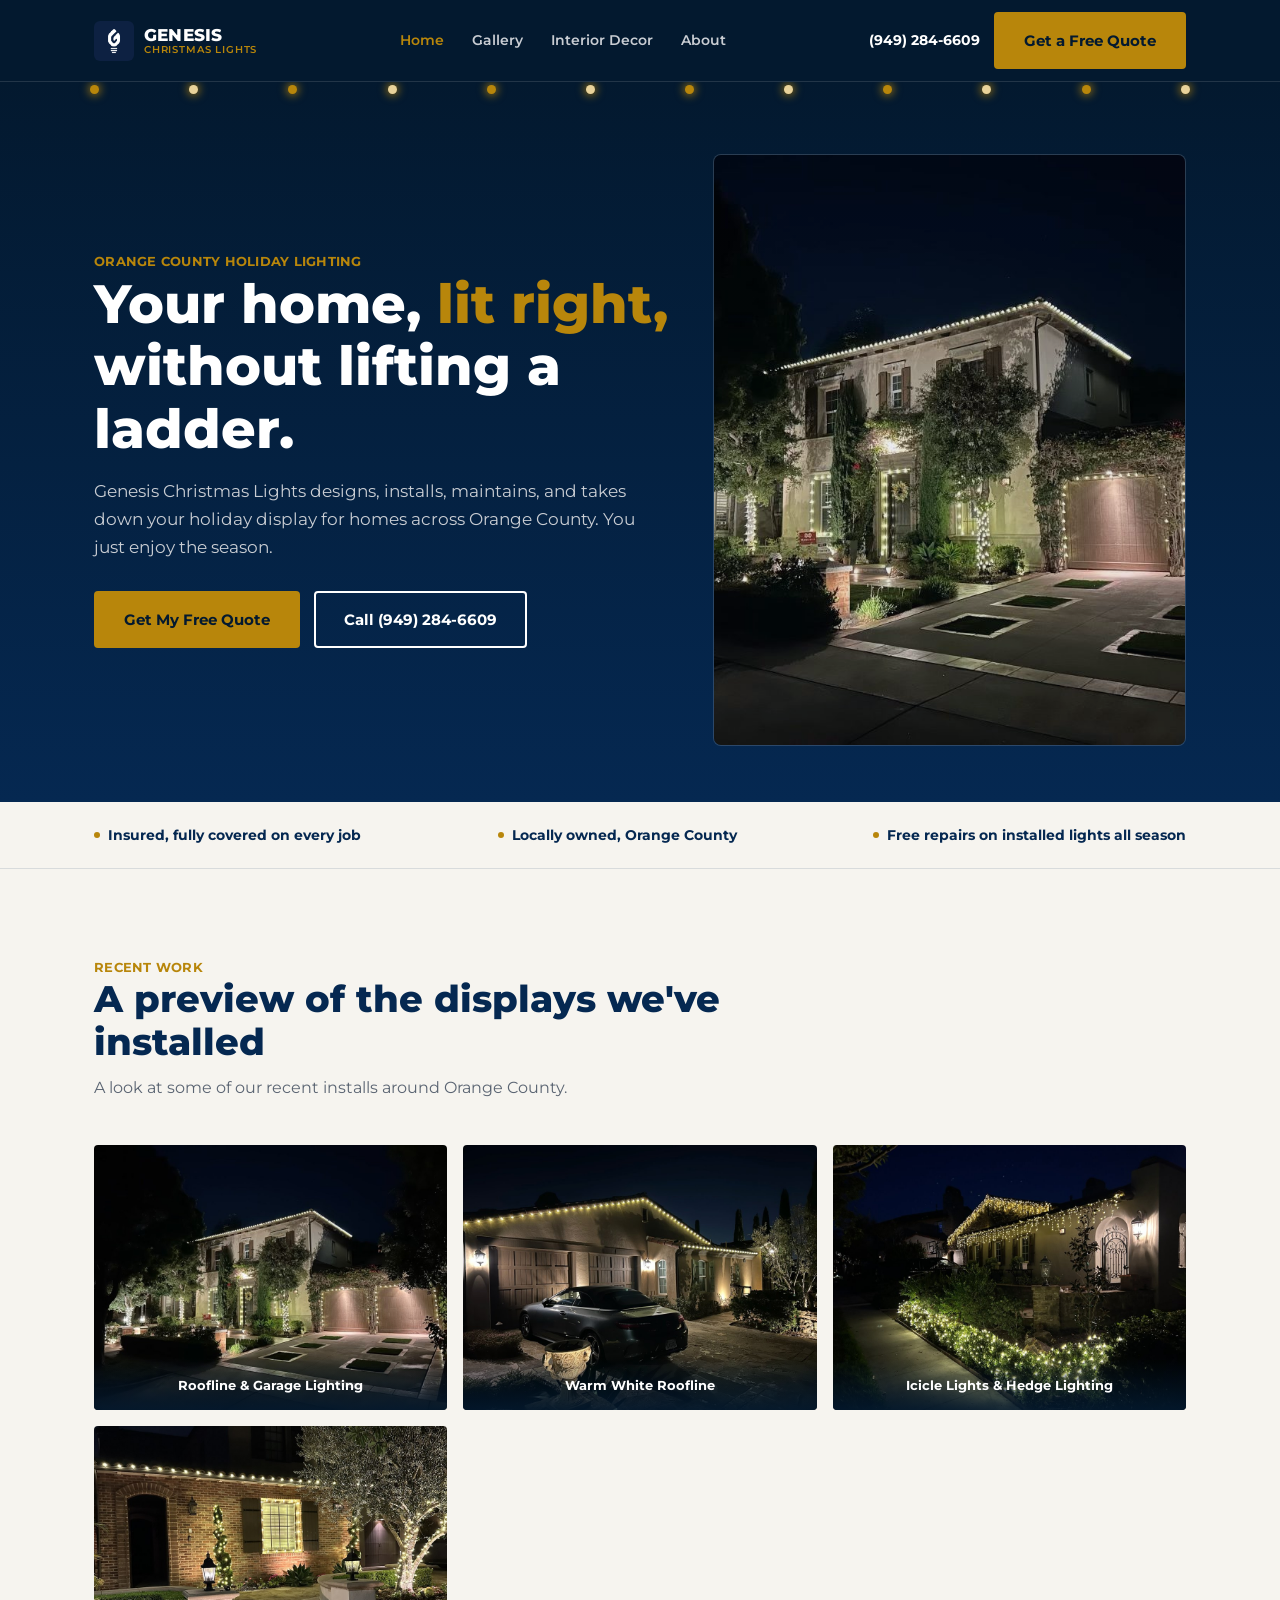
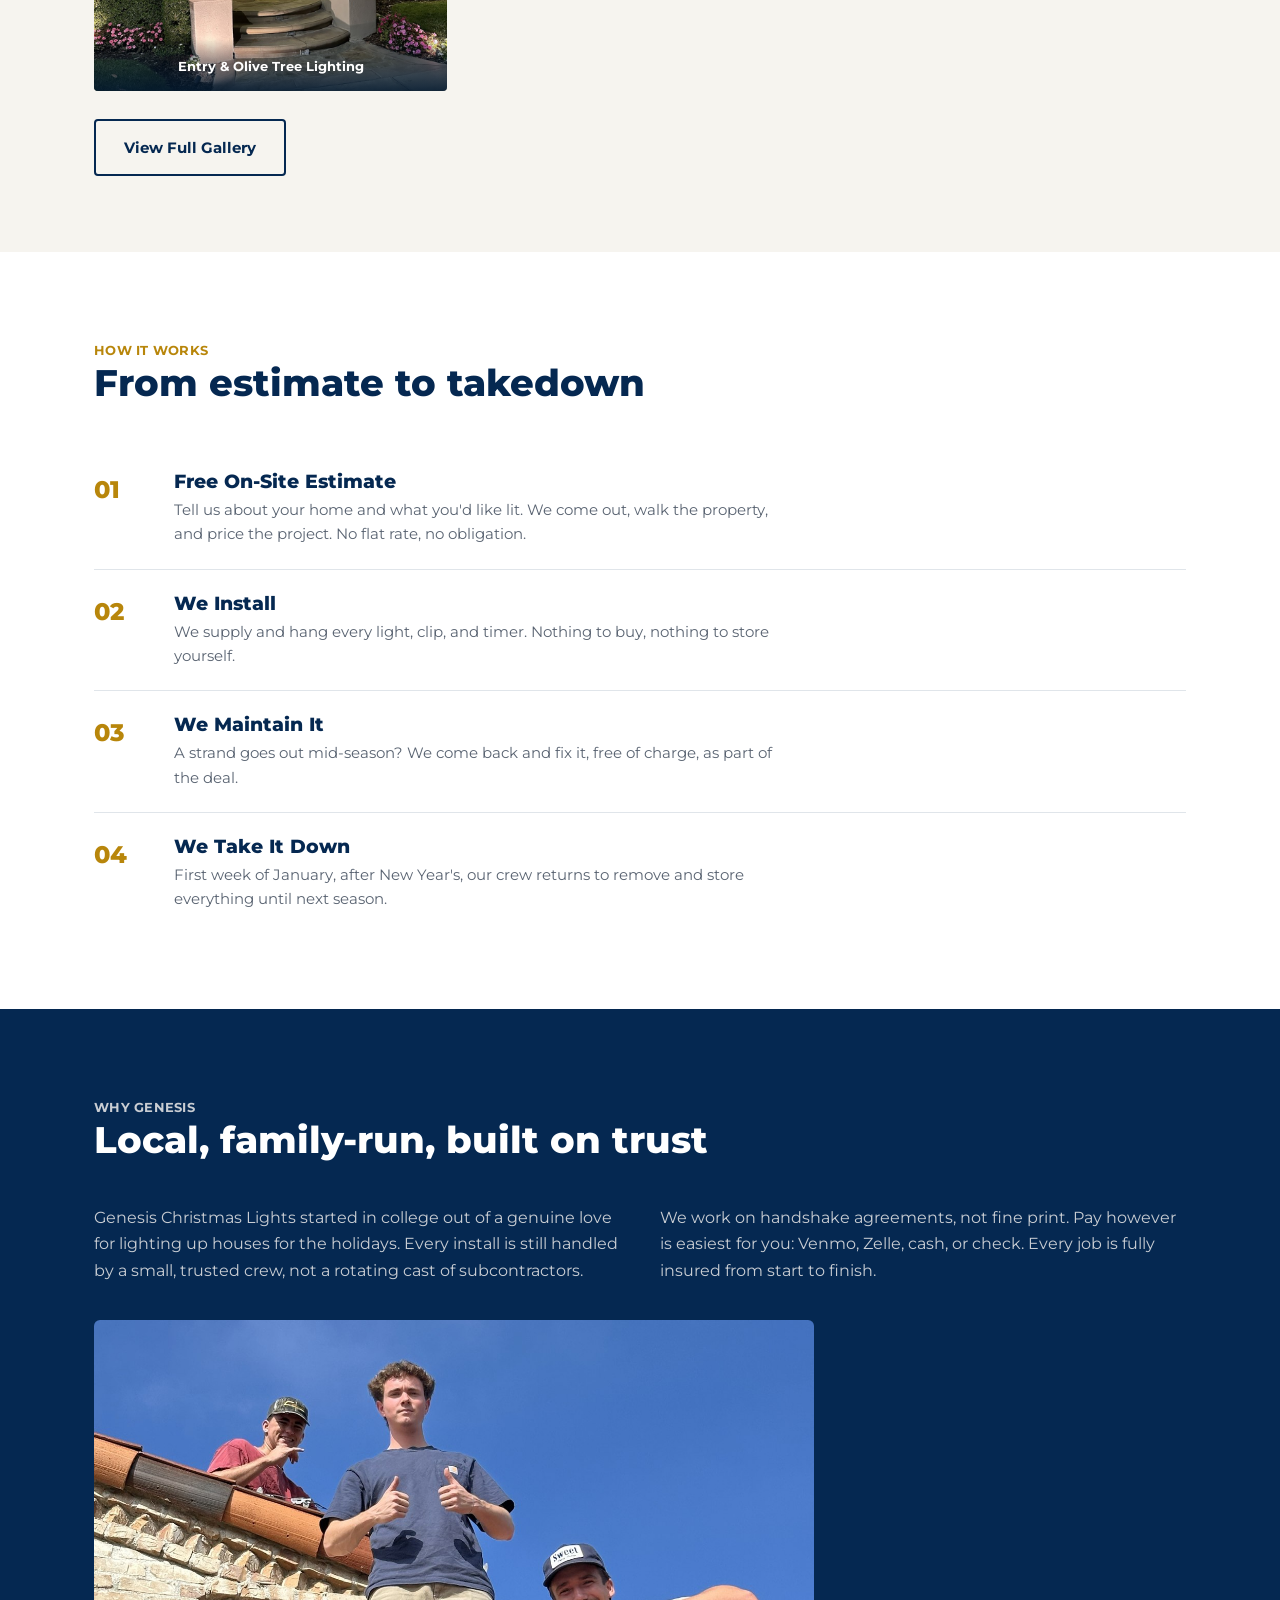
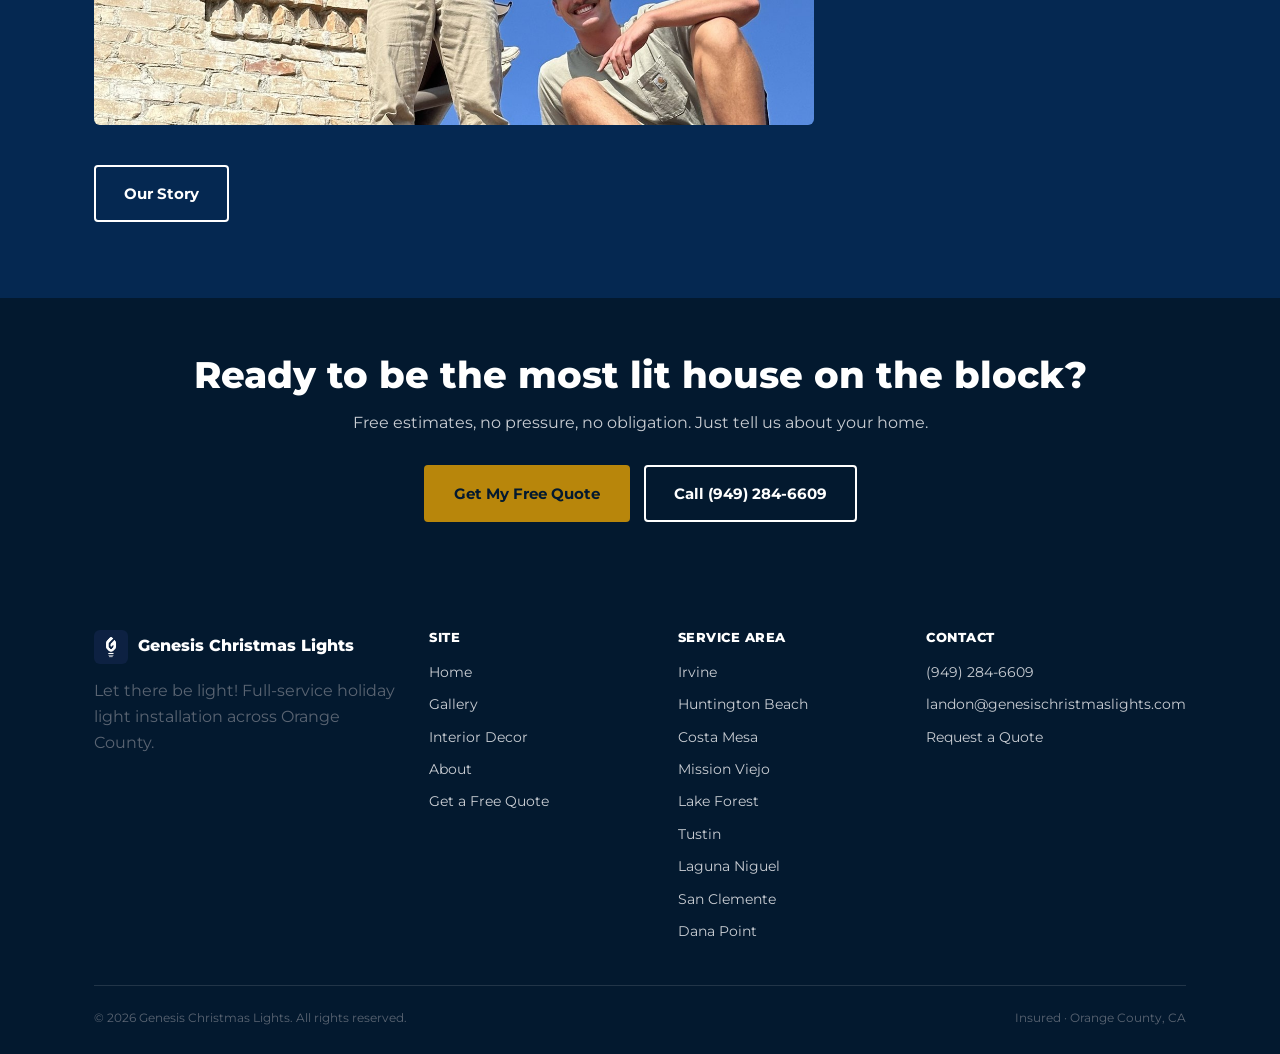
<file: index.html>
<!DOCTYPE html>
<html lang="en">
<head>
<meta charset="UTF-8">
<meta name="viewport" content="width=device-width, initial-scale=1.0">
<title>Genesis Christmas Lights | Orange County Holiday Light Installation</title>
<meta name="description" content="Professional holiday light installation across Orange County. Free estimates, full-service install through takedown, insured.">
<link rel="stylesheet" href="assets/style.css?v=2">
</head>
<body>

<header class="site-header">
  <div class="nav-row">
    <a class="brand" href="index.html">
      <img src="assets/logo.jpg" alt="Genesis Christmas Lights logo">
      <span class="brand-name">GENESIS<span>CHRISTMAS LIGHTS</span></span>
    </a>
    <nav class="nav-links">
      <a href="index.html" class="active">Home</a>
      <a href="gallery.html">Gallery</a>
      <a href="interior.html">Interior Decor</a>
      <a href="about.html">About</a>
    </nav>
    <div class="nav-cta">
      <a class="phone-link" href="tel:19492846609">(949) 284-6609</a>
      <a class="btn btn-gold" href="quote.html">Get a Free Quote</a>
      <button class="nav-toggle" aria-label="Menu">&#9776;</button>
    </div>
  </div>
  <div class="mobile-menu">
    <a href="index.html">Home</a>
    <a href="gallery.html">Gallery</a>
    <a href="interior.html">Interior Decor</a>
    <a href="about.html">About</a>
    <a href="tel:19492846609">Call (949) 284-6609</a>
  </div>
</header>

<section class="hero">
  <div class="hero-lights">
    <span></span><span></span><span></span><span></span><span></span><span></span>
    <span></span><span></span><span></span><span></span><span></span><span></span>
  </div>
  <div class="hero-inner">
    <div>
      <p class="eyebrow">ORANGE COUNTY HOLIDAY LIGHTING</p>
      <h1>Your home, <em>lit right,</em> without lifting a ladder.</h1>
      <p class="lead">Genesis Christmas Lights designs, installs, maintains, and takes down your holiday display for homes across Orange County. You just enjoy the season.</p>
      <div class="hero-actions">
        <a class="btn btn-gold" href="quote.html">Get My Free Quote</a>
        <a class="btn btn-outline" href="tel:19492846609">Call (949) 284-6609</a>
      </div>
    </div>
    <div class="hero-visual" style="border-radius:8px; aspect-ratio:4/5; overflow:hidden;">
      <img src="assets/photos/hero-house.jpg" alt="Two-story home with roofline and garage holiday lighting" style="width:100%; height:100%; object-fit:cover; display:block;">
    </div>
  </div>
</section>

<div class="trust-bar">
  <div class="wrap trust-row">
    <div><span class="dot"></span> Insured, fully covered on every job</div>
    <div><span class="dot"></span> Locally owned, Orange County</div>
    <div><span class="dot"></span> Free repairs on installed lights all season</div>
  </div>
</div>

<section class="section section-cream">
  <div class="wrap">
    <div class="section-head">
      <p class="eyebrow">RECENT WORK</p>
      <h2>A preview of the displays we've installed</h2>
      <p>A look at some of our recent installs around Orange County.</p>
    </div>
    <div class="gallery-grid">
      <div class="gallery-tile has-photo">
        <img src="assets/photos/house-roofline-garage.jpg" alt="Roofline and garage lighting on a two-story home">
        <div class="tile-caption"><span>Roofline &amp; Garage Lighting</span></div>
      </div>
      <div class="gallery-tile has-photo">
        <img src="assets/photos/house-driveway-warm.jpg" alt="Warm white roofline lighting over a driveway">
        <div class="tile-caption"><span>Warm White Roofline</span></div>
      </div>
      <div class="gallery-tile has-photo">
        <img src="assets/photos/house-icicle-hedge.jpg" alt="Icicle lights and lit hedges along a walkway">
        <div class="tile-caption"><span>Icicle Lights &amp; Hedge Lighting</span></div>
      </div>
      <div class="gallery-tile has-photo">
        <img src="assets/photos/house-olive-entry.jpg" alt="Brick home entry with lit topiaries and olive tree">
        <div class="tile-caption"><span>Entry &amp; Olive Tree Lighting</span></div>
      </div>
    </div>
    <div style="margin-top:28px;">
      <a class="btn btn-outline-navy" href="gallery.html">View Full Gallery</a>
    </div>
  </div>
</section>

<section class="section">
  <div class="wrap">
    <div class="section-head">
      <p class="eyebrow">HOW IT WORKS</p>
      <h2>From estimate to takedown</h2>
    </div>
    <div class="steps">
      <div class="step">
        <div class="step-num">01</div>
        <div><h3>Free On-Site Estimate</h3><p>Tell us about your home and what you'd like lit. We come out, walk the property, and price the project. No flat rate, no obligation.</p></div>
      </div>
      <div class="step">
        <div class="step-num">02</div>
        <div><h3>We Install</h3><p>We supply and hang every light, clip, and timer. Nothing to buy, nothing to store yourself.</p></div>
      </div>
      <div class="step">
        <div class="step-num">03</div>
        <div><h3>We Maintain It</h3><p>A strand goes out mid-season? We come back and fix it, free of charge, as part of the deal.</p></div>
      </div>
      <div class="step">
        <div class="step-num">04</div>
        <div><h3>We Take It Down</h3><p>First week of January, after New Year's, our crew returns to remove and store everything until next season.</p></div>
      </div>
    </div>
  </div>
</section>

<section class="section section-navy">
  <div class="wrap">
    <div class="section-head">
      <p class="eyebrow">WHY GENESIS</p>
      <h2>Local, family-run, built on trust</h2>
    </div>
    <div class="grid-2">
      <div>
        <p>Genesis Christmas Lights started in college out of a genuine love for lighting up houses for the holidays. Every install is still handled by a small, trusted crew, not a rotating cast of subcontractors.</p>
      </div>
      <div>
        <p>We work on handshake agreements, not fine print. Pay however is easiest for you: Venmo, Zelle, cash, or check. Every job is fully insured from start to finish.</p>
      </div>
    </div>
    <div class="crew-photo" style="margin-top:36px; max-width:720px;">
      <img src="assets/photos/crew-roof.jpg" alt="The Genesis Christmas Lights crew on a rooftop installing lights">
    </div>
    <div style="margin-top:28px;">
      <a class="btn btn-outline" href="about.html">Our Story</a>
    </div>
  </div>
</section>

<section class="cta-band">
  <div class="wrap">
    <h2>Ready to be the most lit house on the block?</h2>
    <p>Free estimates, no pressure, no obligation. Just tell us about your home.</p>
    <div class="hero-actions">
      <a class="btn btn-gold" href="quote.html">Get My Free Quote</a>
      <a class="btn btn-outline" href="tel:19492846609">Call (949) 284-6609</a>
    </div>
  </div>
</section>

<footer class="site-footer">
  <div class="wrap">
    <div class="footer-grid">
      <div>
        <div class="footer-brand">
          <img src="assets/logo.jpg" alt="Genesis Christmas Lights logo">
          <span>Genesis Christmas Lights</span>
        </div>
        <p style="max-width:34ch;">Let there be light! Full-service holiday light installation across Orange County.</p>
      </div>
      <div>
        <h4>SITE</h4>
        <a href="index.html">Home</a>
        <a href="gallery.html">Gallery</a>
        <a href="interior.html">Interior Decor</a>
        <a href="about.html">About</a>
        <a href="quote.html">Get a Free Quote</a>
      </div>
      <div>
        <h4>SERVICE AREA</h4>
        <li>Irvine</li>
        <li>Huntington Beach</li>
        <li>Costa Mesa</li>
        <li>Mission Viejo</li>
        <li>Lake Forest</li>
        <li>Tustin</li>
        <li>Laguna Niguel</li>
        <li>San Clemente</li>
        <li>Dana Point</li>
      </div>
      <div>
        <h4>CONTACT</h4>
        <a href="tel:19492846609">(949) 284-6609</a>
        <a href="mailto:landon@genesischristmaslights.com">landon@genesischristmaslights.com</a>
        <a href="quote.html">Request a Quote</a>
      </div>
    </div>
    <div class="footer-bottom">
      <span>&copy; 2026 Genesis Christmas Lights. All rights reserved.</span>
      <span>Insured &middot; Orange County, CA</span>
    </div>
  </div>
</footer>

<div class="mobile-cta-bar">
  <a class="btn btn-outline" href="tel:19492846609">Call</a>
  <a class="btn btn-gold" href="quote.html">Get a Free Quote</a>
</div>

<script src="assets/main.js"></script>
</body>
</html>
</file>
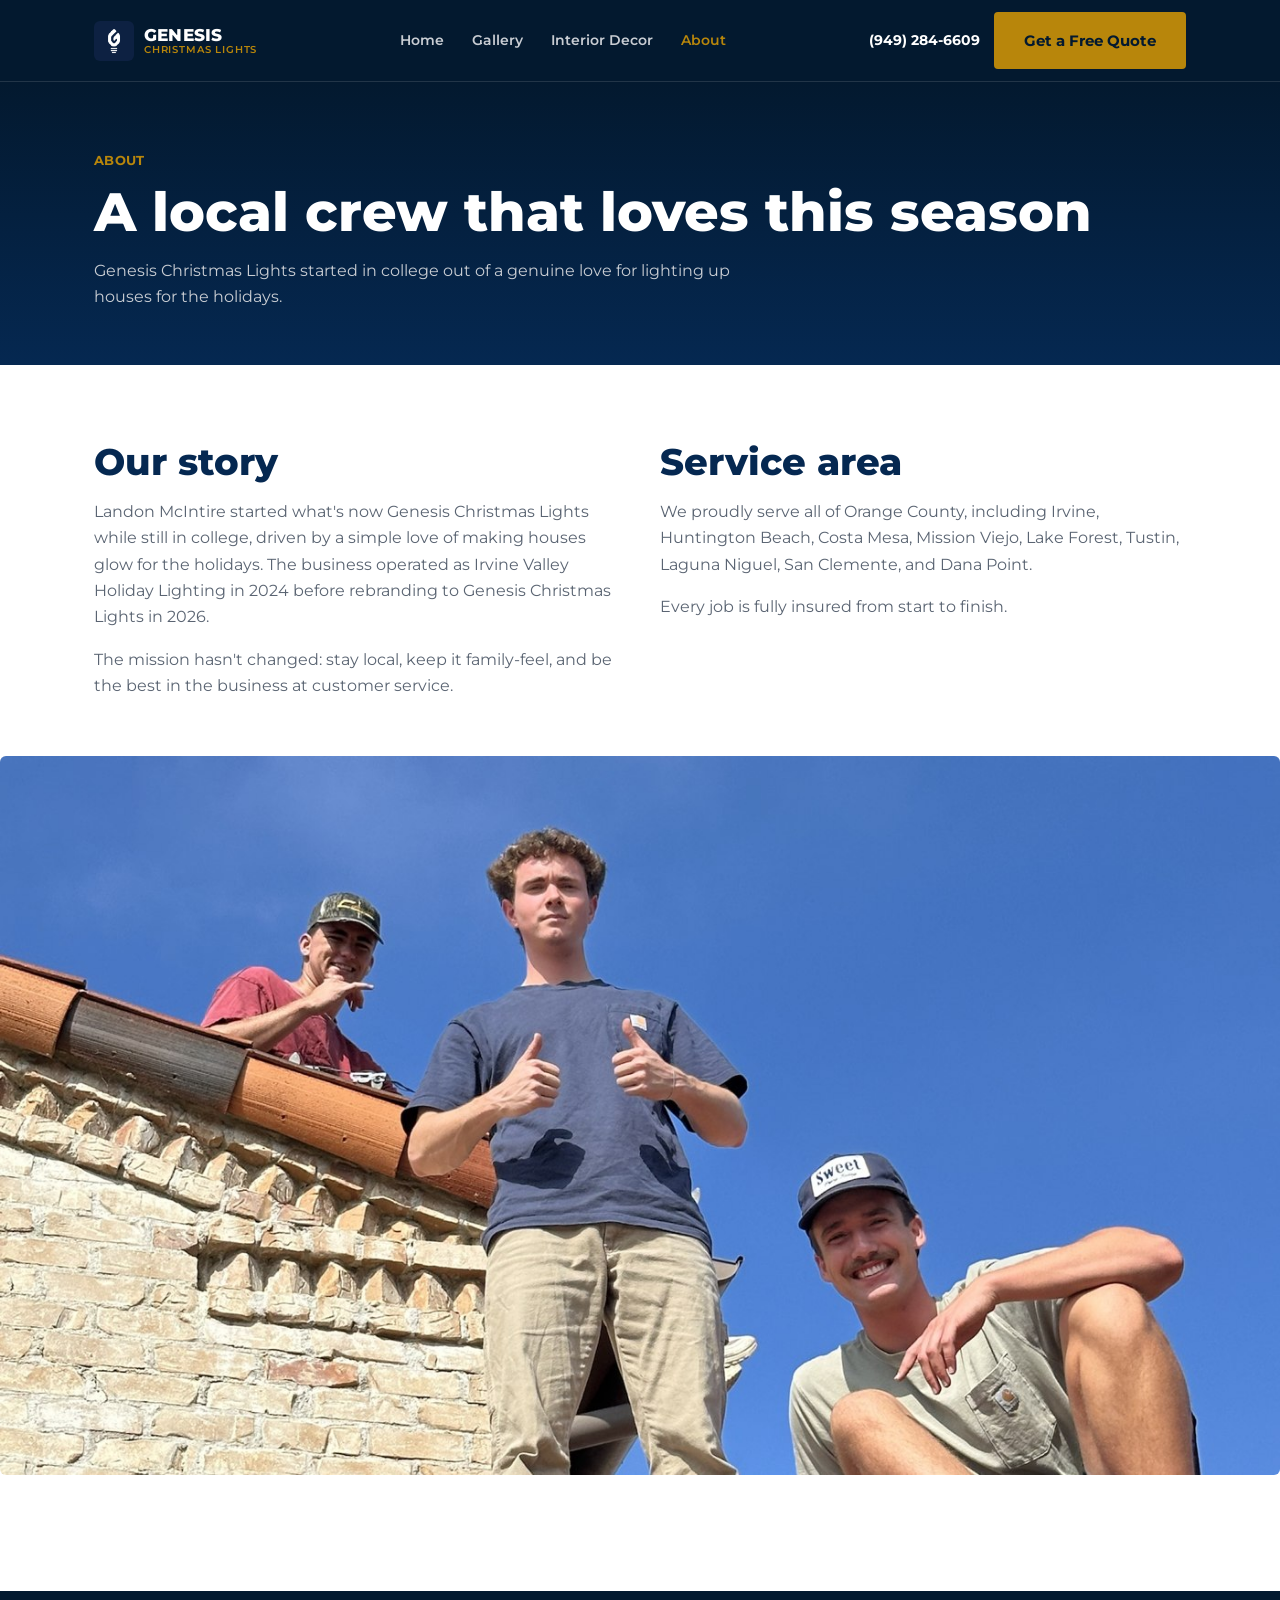
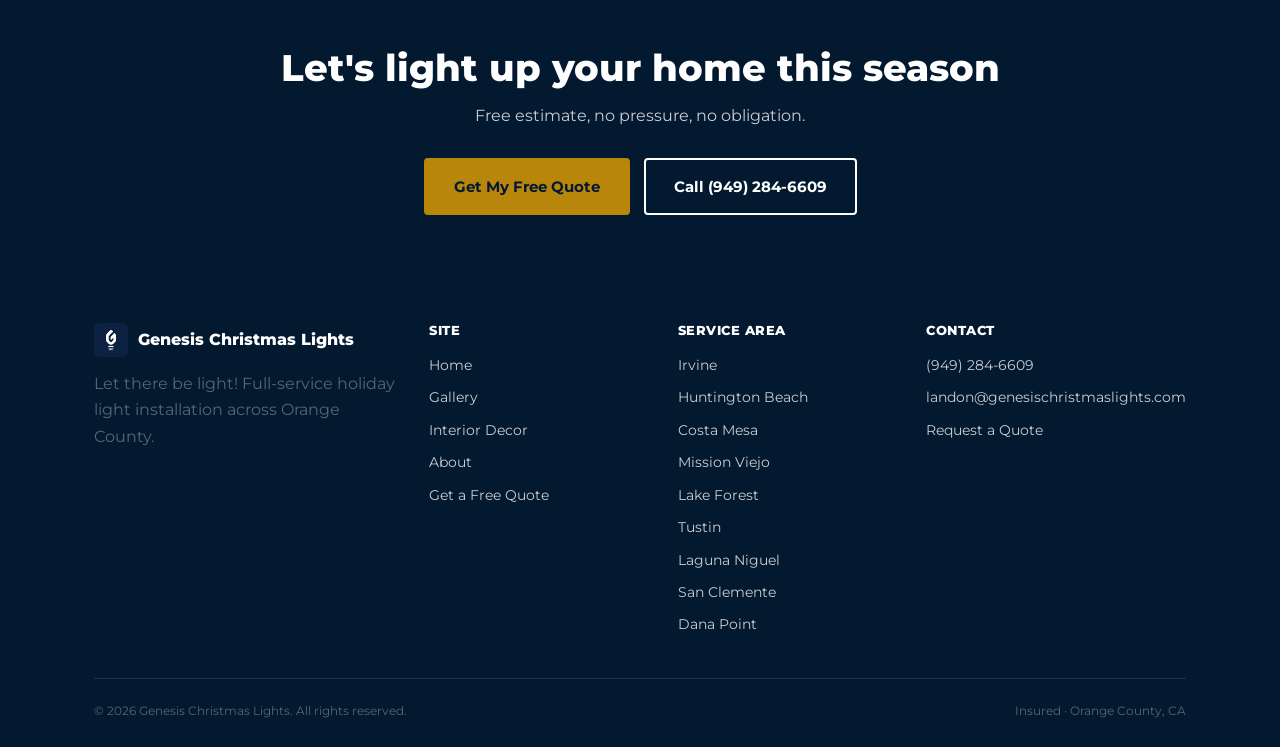
<file: about.html>
<!DOCTYPE html>
<html lang="en">
<head>
<meta charset="UTF-8">
<meta name="viewport" content="width=device-width, initial-scale=1.0">
<title>About | Genesis Christmas Lights</title>
<meta name="description" content="Genesis Christmas Lights is a locally owned holiday lighting company serving Orange County.">
<link rel="stylesheet" href="assets/style.css?v=2">
</head>
<body>

<header class="site-header">
  <div class="nav-row">
    <a class="brand" href="index.html">
      <img src="assets/logo.jpg" alt="Genesis Christmas Lights logo">
      <span class="brand-name">GENESIS<span>CHRISTMAS LIGHTS</span></span>
    </a>
    <nav class="nav-links">
      <a href="index.html">Home</a>
      <a href="gallery.html">Gallery</a>
      <a href="interior.html">Interior Decor</a>
      <a href="about.html" class="active">About</a>
    </nav>
    <div class="nav-cta">
      <a class="phone-link" href="tel:19492846609">(949) 284-6609</a>
      <a class="btn btn-gold" href="quote.html">Get a Free Quote</a>
      <button class="nav-toggle" aria-label="Menu">&#9776;</button>
    </div>
  </div>
  <div class="mobile-menu">
    <a href="index.html">Home</a>
    <a href="gallery.html">Gallery</a>
    <a href="interior.html">Interior Decor</a>
    <a href="about.html">About</a>
    <a href="tel:19492846609">Call (949) 284-6609</a>
  </div>
</header>

<section class="page-hero">
  <div class="wrap">
    <p class="eyebrow">ABOUT</p>
    <h1>A local crew that loves this season</h1>
    <p>Genesis Christmas Lights started in college out of a genuine love for lighting up houses for the holidays.</p>
  </div>
</section>

<section class="section">
  <div class="wrap grid-2">
    <div>
      <h2 style="margin-bottom:16px;">Our story</h2>
      <p>Landon McIntire started what's now Genesis Christmas Lights while still in college, driven by a simple love of making houses glow for the holidays. The business operated as Irvine Valley Holiday Lighting in 2024 before rebranding to Genesis Christmas Lights in 2026.</p>
      <p style="margin-top:16px;">The mission hasn't changed: stay local, keep it family-feel, and be the best in the business at customer service.</p>
    </div>
    <div>
      <h2 style="margin-bottom:16px;">Service area</h2>
      <p>We proudly serve all of Orange County, including Irvine, Huntington Beach, Costa Mesa, Mission Viejo, Lake Forest, Tustin, Laguna Niguel, San Clemente, and Dana Point.</p>
      <p style="margin-top:16px;">Every job is fully insured from start to finish.</p>
    </div>
  </div>
  <div class="crew-photo" style="margin-top:56px;">
    <img src="assets/photos/crew-roof.jpg" alt="The Genesis Christmas Lights crew on a rooftop installing lights">
  </div>
</section>

<section class="cta-band">
  <div class="wrap">
    <h2>Let's light up your home this season</h2>
    <p>Free estimate, no pressure, no obligation.</p>
    <div class="hero-actions">
      <a class="btn btn-gold" href="quote.html">Get My Free Quote</a>
      <a class="btn btn-outline" href="tel:19492846609">Call (949) 284-6609</a>
    </div>
  </div>
</section>

<footer class="site-footer">
  <div class="wrap">
    <div class="footer-grid">
      <div>
        <div class="footer-brand">
          <img src="assets/logo.jpg" alt="Genesis Christmas Lights logo">
          <span>Genesis Christmas Lights</span>
        </div>
        <p style="max-width:34ch;">Let there be light! Full-service holiday light installation across Orange County.</p>
      </div>
      <div>
        <h4>SITE</h4>
        <a href="index.html">Home</a>
        <a href="gallery.html">Gallery</a>
        <a href="interior.html">Interior Decor</a>
        <a href="about.html">About</a>
        <a href="quote.html">Get a Free Quote</a>
      </div>
      <div>
        <h4>SERVICE AREA</h4>
        <li>Irvine</li>
        <li>Huntington Beach</li>
        <li>Costa Mesa</li>
        <li>Mission Viejo</li>
        <li>Lake Forest</li>
        <li>Tustin</li>
        <li>Laguna Niguel</li>
        <li>San Clemente</li>
        <li>Dana Point</li>
      </div>
      <div>
        <h4>CONTACT</h4>
        <a href="tel:19492846609">(949) 284-6609</a>
        <a href="mailto:landon@genesischristmaslights.com">landon@genesischristmaslights.com</a>
        <a href="quote.html">Request a Quote</a>
      </div>
    </div>
    <div class="footer-bottom">
      <span>&copy; 2026 Genesis Christmas Lights. All rights reserved.</span>
      <span>Insured &middot; Orange County, CA</span>
    </div>
  </div>
</footer>

<div class="mobile-cta-bar">
  <a class="btn btn-outline" href="tel:19492846609">Call</a>
  <a class="btn btn-gold" href="quote.html">Get a Free Quote</a>
</div>

<script src="assets/main.js"></script>
</body>
</html>
</file>
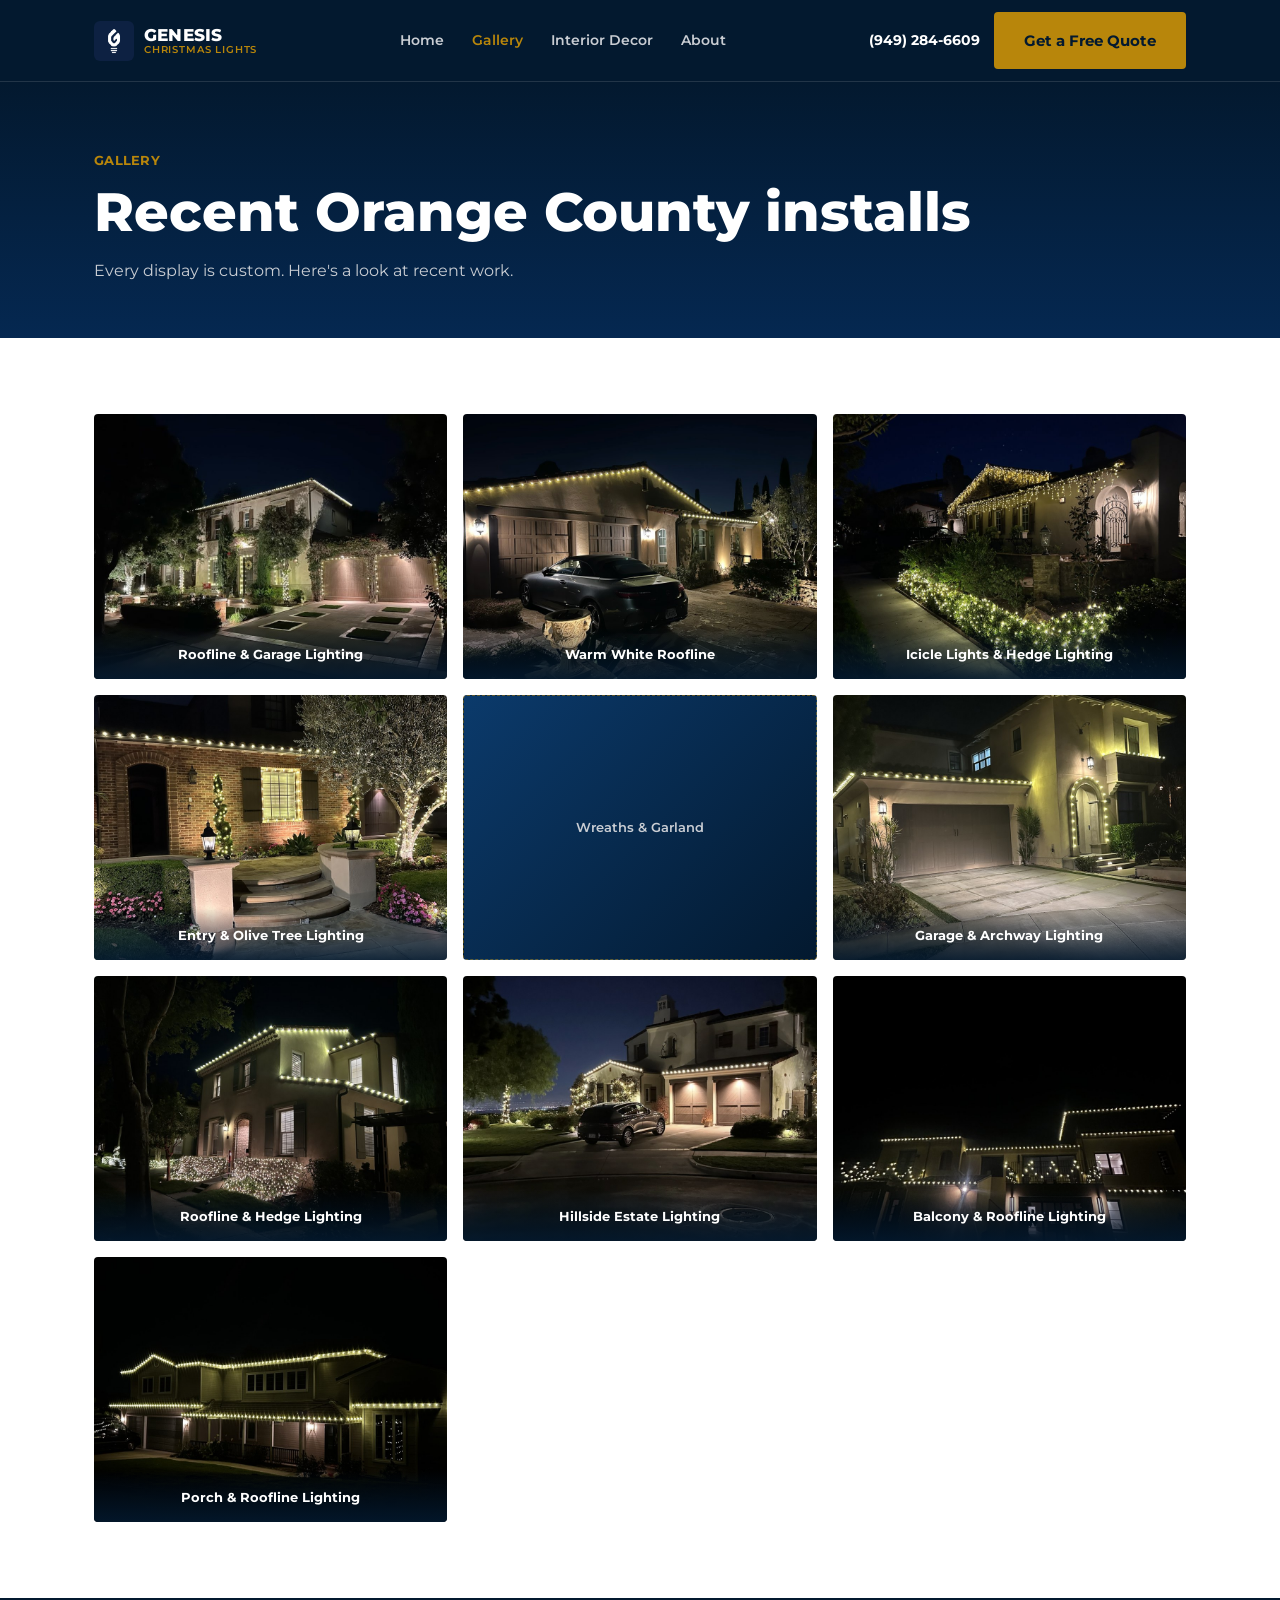
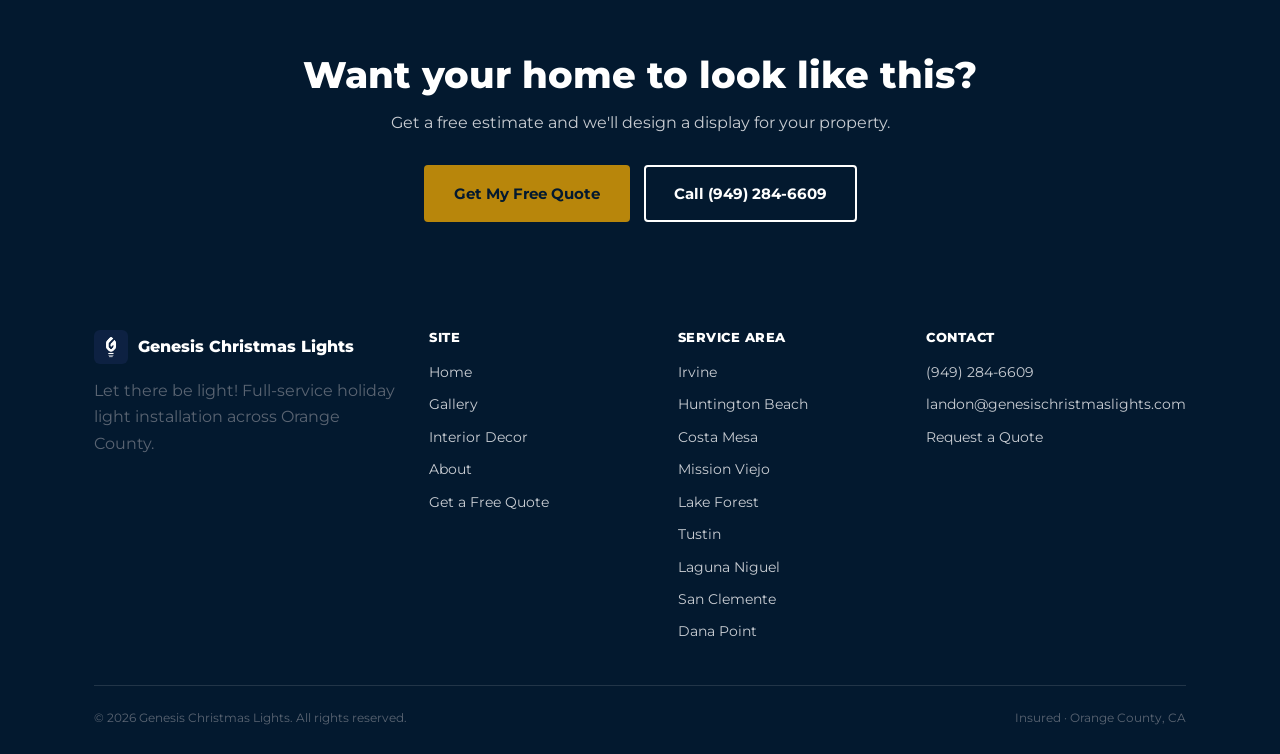
<file: gallery.html>
<!DOCTYPE html>
<html lang="en">
<head>
<meta charset="UTF-8">
<meta name="viewport" content="width=device-width, initial-scale=1.0">
<title>Gallery | Genesis Christmas Lights</title>
<meta name="description" content="Recent holiday lighting installs across Orange County.">
<link rel="stylesheet" href="assets/style.css?v=2">
</head>
<body>

<header class="site-header">
  <div class="nav-row">
    <a class="brand" href="index.html">
      <img src="assets/logo.jpg" alt="Genesis Christmas Lights logo">
      <span class="brand-name">GENESIS<span>CHRISTMAS LIGHTS</span></span>
    </a>
    <nav class="nav-links">
      <a href="index.html">Home</a>
      <a href="gallery.html" class="active">Gallery</a>
      <a href="interior.html">Interior Decor</a>
      <a href="about.html">About</a>
    </nav>
    <div class="nav-cta">
      <a class="phone-link" href="tel:19492846609">(949) 284-6609</a>
      <a class="btn btn-gold" href="quote.html">Get a Free Quote</a>
      <button class="nav-toggle" aria-label="Menu">&#9776;</button>
    </div>
  </div>
  <div class="mobile-menu">
    <a href="index.html">Home</a>
    <a href="gallery.html">Gallery</a>
    <a href="interior.html">Interior Decor</a>
    <a href="about.html">About</a>
    <a href="tel:19492846609">Call (949) 284-6609</a>
  </div>
</header>

<section class="page-hero">
  <div class="wrap">
    <p class="eyebrow">GALLERY</p>
    <h1>Recent Orange County installs</h1>
    <p>Every display is custom. Here's a look at recent work.</p>
  </div>
</section>

<section class="section">
  <div class="wrap">
    <div class="gallery-grid">
      <div class="gallery-tile has-photo">
        <img src="assets/photos/house-roofline-garage.jpg" alt="Roofline and garage lighting on a two-story home">
        <div class="tile-caption"><span>Roofline &amp; Garage Lighting</span></div>
      </div>
      <div class="gallery-tile has-photo">
        <img src="assets/photos/house-driveway-warm.jpg" alt="Warm white roofline lighting over a driveway">
        <div class="tile-caption"><span>Warm White Roofline</span></div>
      </div>
      <div class="gallery-tile has-photo">
        <img src="assets/photos/house-icicle-hedge.jpg" alt="Icicle lights and lit hedges along a walkway">
        <div class="tile-caption"><span>Icicle Lights &amp; Hedge Lighting</span></div>
      </div>
      <div class="gallery-tile has-photo">
        <img src="assets/photos/house-olive-entry.jpg" alt="Brick home entry with lit topiaries and olive tree">
        <div class="tile-caption"><span>Entry &amp; Olive Tree Lighting</span></div>
      </div>
      <div class="gallery-tile"><span>Wreaths &amp; Garland</span></div>
      <div class="gallery-tile has-photo">
        <img src="assets/photos/house-garage-archway.jpg" alt="Home with lit garage archway and roofline">
        <div class="tile-caption"><span>Garage &amp; Archway Lighting</span></div>
      </div>
      <div class="gallery-tile has-photo">
        <img src="assets/photos/house-roofline-hedge.jpg" alt="Two-story home with roofline lighting and lit hedge">
        <div class="tile-caption"><span>Roofline &amp; Hedge Lighting</span></div>
      </div>
      <div class="gallery-tile has-photo">
        <img src="assets/photos/house-hillside-view.jpg" alt="Hillside home with garage and tree lighting overlooking city view">
        <div class="tile-caption"><span>Hillside Estate Lighting</span></div>
      </div>
      <div class="gallery-tile has-photo">
        <img src="assets/photos/house-balcony-lights.jpg" alt="Two-story home with balcony and roofline lighting">
        <div class="tile-caption"><span>Balcony &amp; Roofline Lighting</span></div>
      </div>
      <div class="gallery-tile has-photo">
        <img src="assets/photos/house-porch-roofline.jpg" alt="Home with covered porch and roofline lighting">
        <div class="tile-caption"><span>Porch &amp; Roofline Lighting</span></div>
      </div>
    </div>
  </div>
</section>

<section class="cta-band">
  <div class="wrap">
    <h2>Want your home to look like this?</h2>
    <p>Get a free estimate and we'll design a display for your property.</p>
    <div class="hero-actions">
      <a class="btn btn-gold" href="quote.html">Get My Free Quote</a>
      <a class="btn btn-outline" href="tel:19492846609">Call (949) 284-6609</a>
    </div>
  </div>
</section>

<footer class="site-footer">
  <div class="wrap">
    <div class="footer-grid">
      <div>
        <div class="footer-brand">
          <img src="assets/logo.jpg" alt="Genesis Christmas Lights logo">
          <span>Genesis Christmas Lights</span>
        </div>
        <p style="max-width:34ch;">Let there be light! Full-service holiday light installation across Orange County.</p>
      </div>
      <div>
        <h4>SITE</h4>
        <a href="index.html">Home</a>
        <a href="gallery.html">Gallery</a>
        <a href="interior.html">Interior Decor</a>
        <a href="about.html">About</a>
        <a href="quote.html">Get a Free Quote</a>
      </div>
      <div>
        <h4>SERVICE AREA</h4>
        <li>Irvine</li>
        <li>Huntington Beach</li>
        <li>Costa Mesa</li>
        <li>Mission Viejo</li>
        <li>Lake Forest</li>
        <li>Tustin</li>
        <li>Laguna Niguel</li>
        <li>San Clemente</li>
        <li>Dana Point</li>
      </div>
      <div>
        <h4>CONTACT</h4>
        <a href="tel:19492846609">(949) 284-6609</a>
        <a href="mailto:landon@genesischristmaslights.com">landon@genesischristmaslights.com</a>
        <a href="quote.html">Request a Quote</a>
      </div>
    </div>
    <div class="footer-bottom">
      <span>&copy; 2026 Genesis Christmas Lights. All rights reserved.</span>
      <span>Insured &middot; Orange County, CA</span>
    </div>
  </div>
</footer>

<div class="mobile-cta-bar">
  <a class="btn btn-outline" href="tel:19492846609">Call</a>
  <a class="btn btn-gold" href="quote.html">Get a Free Quote</a>
</div>

<script src="assets/main.js"></script>
</body>
</html>
</file>
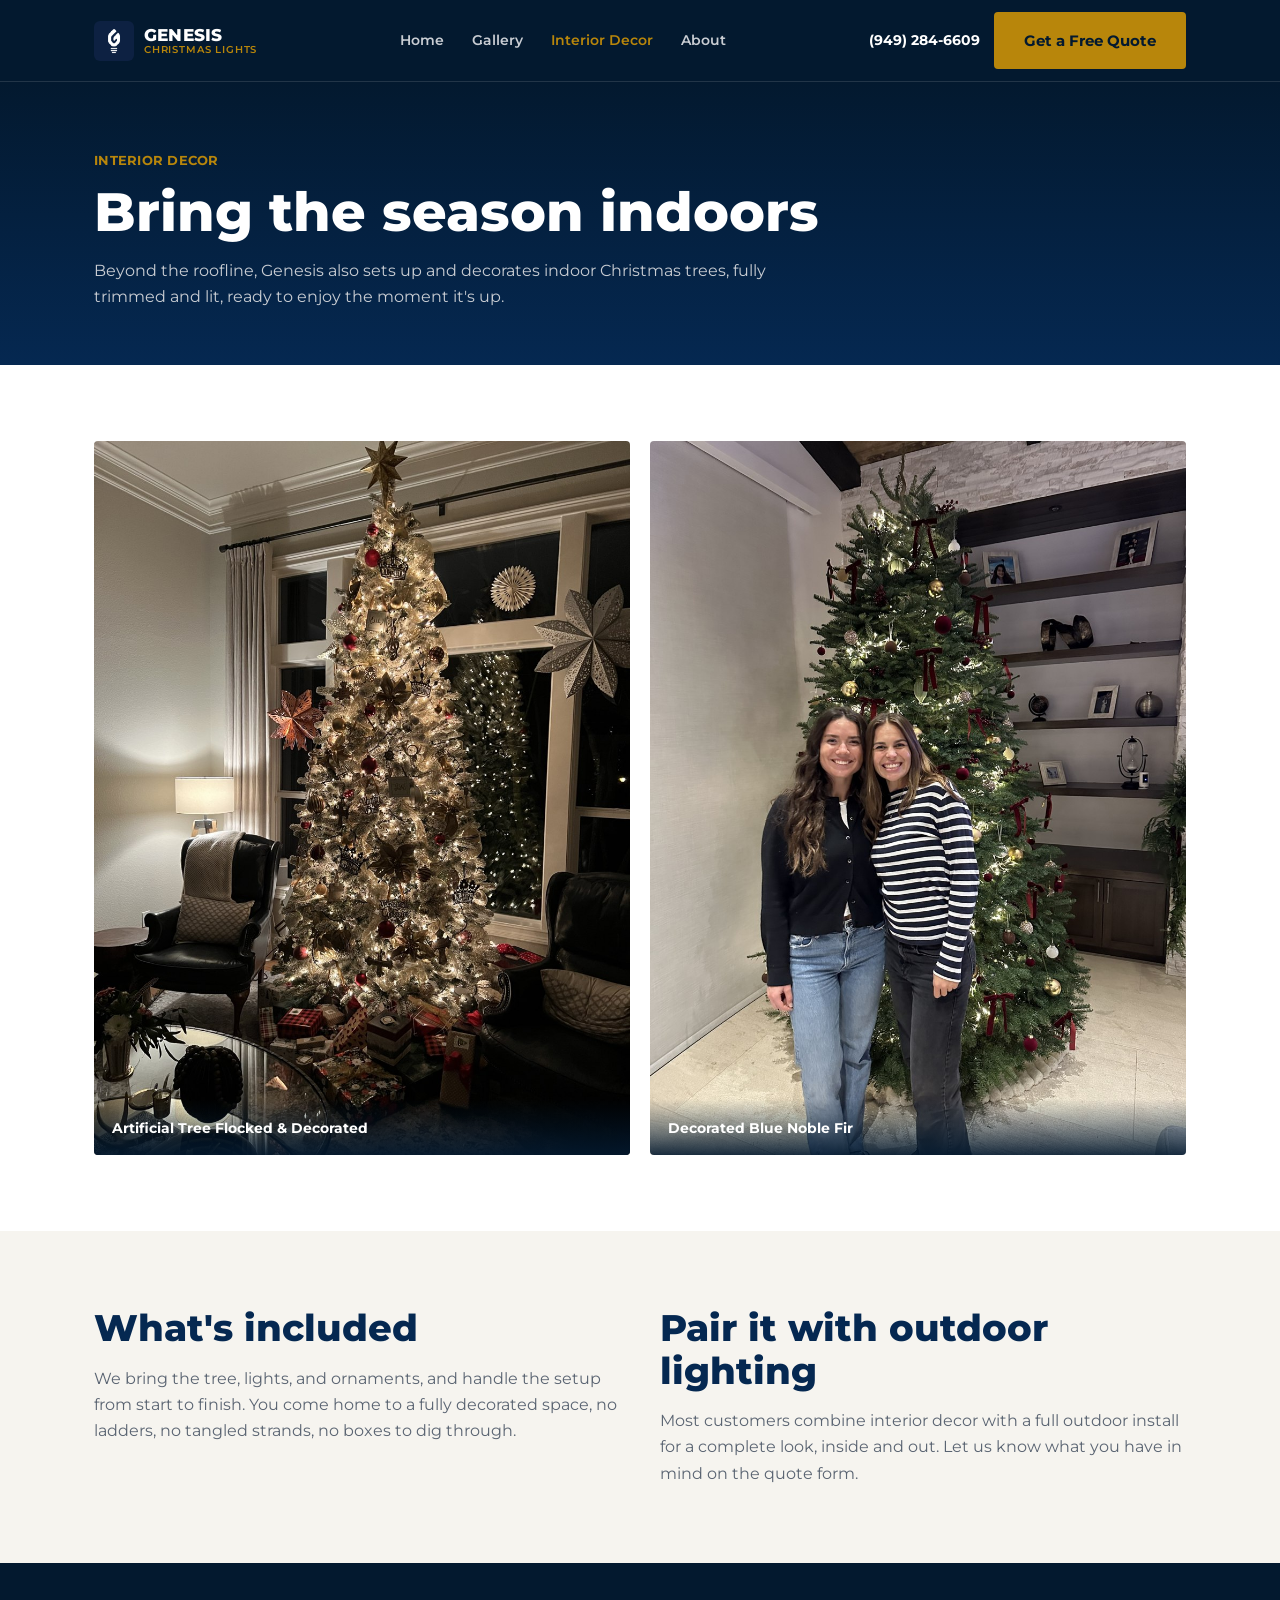
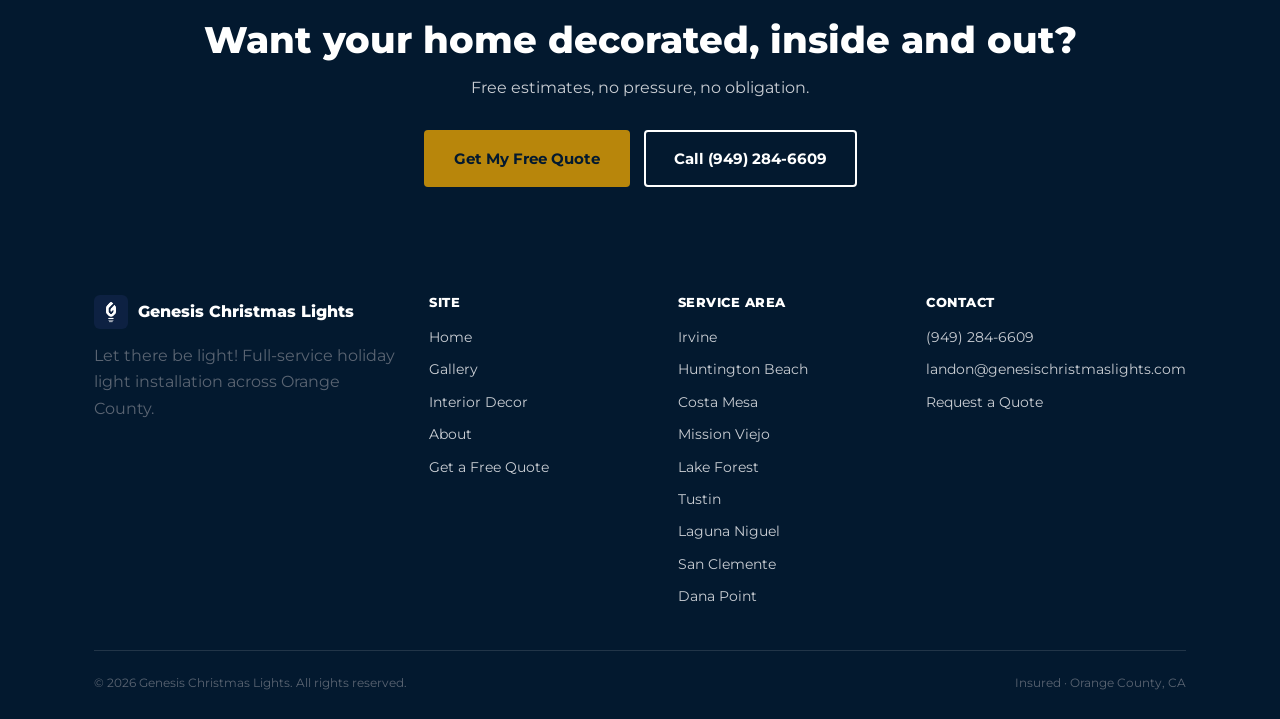
<file: interior.html>
<!DOCTYPE html>
<html lang="en">
<head>
<meta charset="UTF-8">
<meta name="viewport" content="width=device-width, initial-scale=1.0">
<title>Interior Decor | Genesis Christmas Lights</title>
<meta name="description" content="Indoor Christmas tree installation and interior holiday decor from Genesis Christmas Lights, serving Orange County.">
<link rel="stylesheet" href="assets/style.css?v=2">
</head>
<body>

<header class="site-header">
  <div class="nav-row">
    <a class="brand" href="index.html">
      <img src="assets/logo.jpg" alt="Genesis Christmas Lights logo">
      <span class="brand-name">GENESIS<span>CHRISTMAS LIGHTS</span></span>
    </a>
    <nav class="nav-links">
      <a href="index.html">Home</a>
      <a href="gallery.html">Gallery</a>
      <a href="interior.html" class="active">Interior Decor</a>
      <a href="about.html">About</a>
    </nav>
    <div class="nav-cta">
      <a class="phone-link" href="tel:19492846609">(949) 284-6609</a>
      <a class="btn btn-gold" href="quote.html">Get a Free Quote</a>
      <button class="nav-toggle" aria-label="Menu">&#9776;</button>
    </div>
  </div>
  <div class="mobile-menu">
    <a href="index.html">Home</a>
    <a href="gallery.html">Gallery</a>
    <a href="interior.html">Interior Decor</a>
    <a href="about.html">About</a>
    <a href="tel:19492846609">Call (949) 284-6609</a>
  </div>
</header>

<section class="page-hero">
  <div class="wrap">
    <p class="eyebrow">INTERIOR DECOR</p>
    <h1>Bring the season indoors</h1>
    <p>Beyond the roofline, Genesis also sets up and decorates indoor Christmas trees, fully trimmed and lit, ready to enjoy the moment it's up.</p>
  </div>
</section>

<section class="section">
  <div class="wrap">
    <div class="interior-grid">
      <div class="interior-tile">
        <img src="assets/photos/interior-tree-full.jpg" alt="Fully decorated indoor Christmas tree with gold and red ornaments">
        <div class="tile-caption"><span>Artificial Tree Flocked &amp; Decorated</span></div>
      </div>
      <div class="interior-tile">
        <img src="assets/photos/interior-tree-people.jpg" alt="A decorated indoor Christmas tree in a living room">
        <div class="tile-caption"><span>Decorated Blue Noble Fir</span></div>
      </div>
    </div>
  </div>
</section>

<section class="section section-cream">
  <div class="wrap grid-2">
    <div>
      <h2 style="margin-bottom:16px;">What's included</h2>
      <p>We bring the tree, lights, and ornaments, and handle the setup from start to finish. You come home to a fully decorated space, no ladders, no tangled strands, no boxes to dig through.</p>
    </div>
    <div>
      <h2 style="margin-bottom:16px;">Pair it with outdoor lighting</h2>
      <p>Most customers combine interior decor with a full outdoor install for a complete look, inside and out. Let us know what you have in mind on the quote form.</p>
    </div>
  </div>
</section>

<section class="cta-band">
  <div class="wrap">
    <h2>Want your home decorated, inside and out?</h2>
    <p>Free estimates, no pressure, no obligation.</p>
    <div class="hero-actions">
      <a class="btn btn-gold" href="quote.html">Get My Free Quote</a>
      <a class="btn btn-outline" href="tel:19492846609">Call (949) 284-6609</a>
    </div>
  </div>
</section>

<footer class="site-footer">
  <div class="wrap">
    <div class="footer-grid">
      <div>
        <div class="footer-brand">
          <img src="assets/logo.jpg" alt="Genesis Christmas Lights logo">
          <span>Genesis Christmas Lights</span>
        </div>
        <p style="max-width:34ch;">Let there be light! Full-service holiday light installation across Orange County.</p>
      </div>
      <div>
        <h4>SITE</h4>
        <a href="index.html">Home</a>
        <a href="gallery.html">Gallery</a>
        <a href="interior.html">Interior Decor</a>
        <a href="about.html">About</a>
        <a href="quote.html">Get a Free Quote</a>
      </div>
      <div>
        <h4>SERVICE AREA</h4>
        <li>Irvine</li>
        <li>Huntington Beach</li>
        <li>Costa Mesa</li>
        <li>Mission Viejo</li>
        <li>Lake Forest</li>
        <li>Tustin</li>
        <li>Laguna Niguel</li>
        <li>San Clemente</li>
        <li>Dana Point</li>
      </div>
      <div>
        <h4>CONTACT</h4>
        <a href="tel:19492846609">(949) 284-6609</a>
        <a href="mailto:landon@genesischristmaslights.com">landon@genesischristmaslights.com</a>
        <a href="quote.html">Request a Quote</a>
      </div>
    </div>
    <div class="footer-bottom">
      <span>&copy; 2026 Genesis Christmas Lights. All rights reserved.</span>
      <span>Insured &middot; Orange County, CA</span>
    </div>
  </div>
</footer>

<div class="mobile-cta-bar">
  <a class="btn btn-outline" href="tel:19492846609">Call</a>
  <a class="btn btn-gold" href="quote.html">Get a Free Quote</a>
</div>

<script src="assets/main.js"></script>
</body>
</html>
</file>
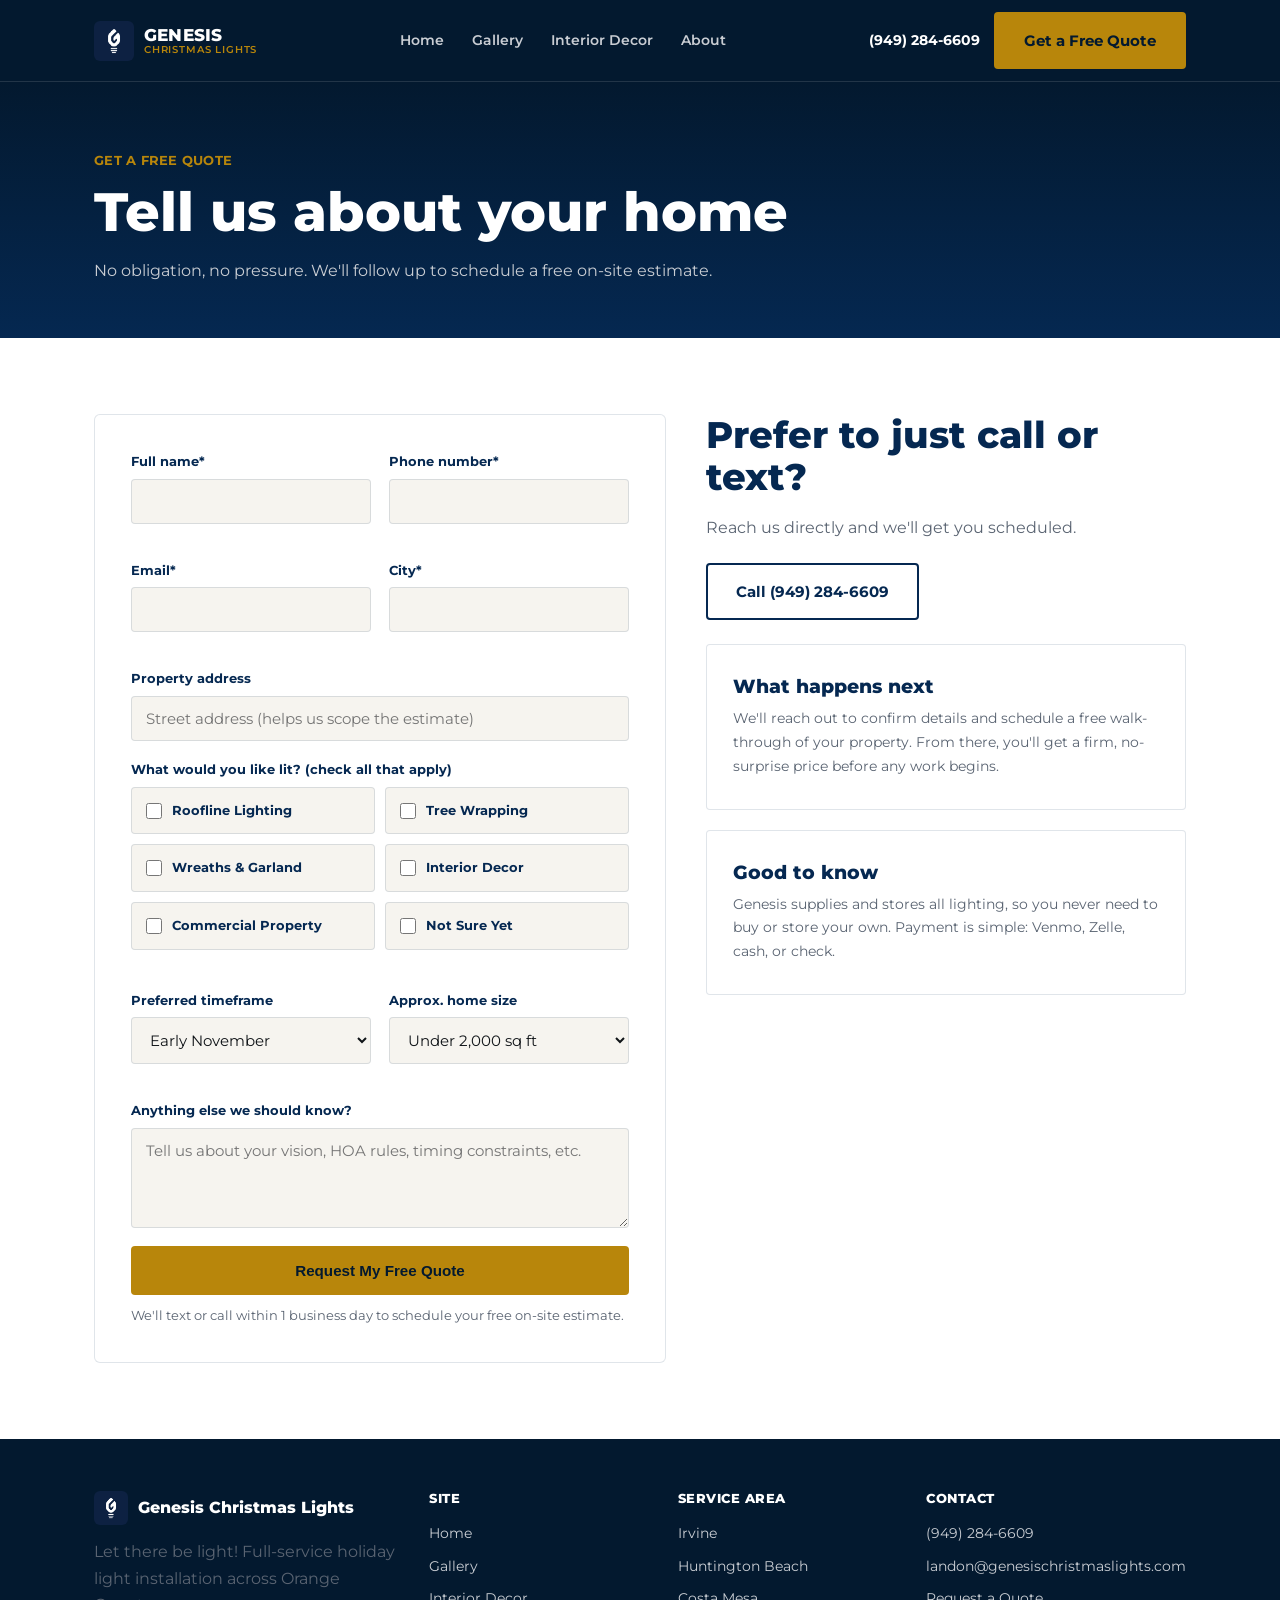
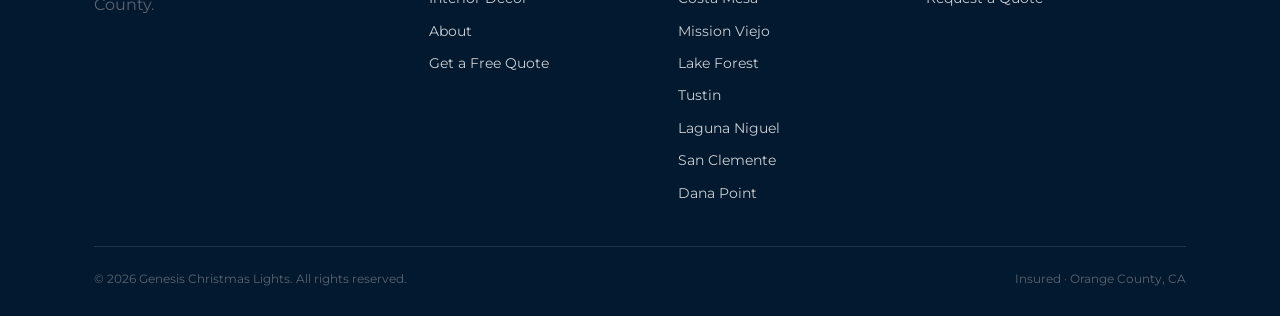
<file: quote.html>
<!DOCTYPE html>
<html lang="en">
<head>
<meta charset="UTF-8">
<meta name="viewport" content="width=device-width, initial-scale=1.0">
<title>Get a Free Quote | Genesis Christmas Lights</title>
<meta name="description" content="Request a free holiday lighting estimate from Genesis Christmas Lights, serving Orange County.">
<link rel="stylesheet" href="assets/style.css?v=2">
</head>
<body>

<header class="site-header">
  <div class="nav-row">
    <a class="brand" href="index.html">
      <img src="assets/logo.jpg" alt="Genesis Christmas Lights logo">
      <span class="brand-name">GENESIS<span>CHRISTMAS LIGHTS</span></span>
    </a>
    <nav class="nav-links">
      <a href="index.html">Home</a>
      <a href="gallery.html">Gallery</a>
      <a href="interior.html">Interior Decor</a>
      <a href="about.html">About</a>
    </nav>
    <div class="nav-cta">
      <a class="phone-link" href="tel:19492846609">(949) 284-6609</a>
      <a class="btn btn-gold" href="quote.html">Get a Free Quote</a>
      <button class="nav-toggle" aria-label="Menu">&#9776;</button>
    </div>
  </div>
  <div class="mobile-menu">
    <a href="index.html">Home</a>
    <a href="gallery.html">Gallery</a>
    <a href="interior.html">Interior Decor</a>
    <a href="about.html">About</a>
    <a href="tel:19492846609">Call (949) 284-6609</a>
  </div>
</header>

<section class="page-hero">
  <div class="wrap">
    <p class="eyebrow">GET A FREE QUOTE</p>
    <h1>Tell us about your home</h1>
    <p>No obligation, no pressure. We'll follow up to schedule a free on-site estimate.</p>
  </div>
</section>

<section class="section">
  <div class="wrap grid-2">
    <div>
      <div class="form-shell">
        <!-- Netlify Forms: works once deployed on Netlify, zero backend needed.
             action points to a real page so submission never 404s. -->
        <form name="quote-request" method="POST" data-netlify="true" netlify-honeypot="bot-field" action="/thank-you.html">
          <input type="hidden" name="form-name" value="quote-request">
          <p class="hidden">
            <label>Don't fill this out if you're human: <input name="bot-field"></label>
          </p>

          <div class="form-row">
            <div class="field">
              <label for="name">Full name*</label>
              <input type="text" id="name" name="name" required>
            </div>
            <div class="field">
              <label for="phone">Phone number*</label>
              <input type="tel" id="phone" name="phone" required>
            </div>
          </div>

          <div class="form-row">
            <div class="field">
              <label for="email">Email*</label>
              <input type="email" id="email" name="email" required>
            </div>
            <div class="field">
              <label for="city">City*</label>
              <input type="text" id="city" name="city" required>
            </div>
          </div>

          <div class="field">
            <label for="address">Property address</label>
            <input type="text" id="address" name="address" placeholder="Street address (helps us scope the estimate)">
          </div>

          <div class="field">
            <label>What would you like lit? (check all that apply)</label>
            <div class="check-grid">
              <label class="check-item"><input type="checkbox" name="interest" value="Roofline"> Roofline Lighting</label>
              <label class="check-item"><input type="checkbox" name="interest" value="Trees"> Tree Wrapping</label>
              <label class="check-item"><input type="checkbox" name="interest" value="Wreaths & Garland"> Wreaths &amp; Garland</label>
              <label class="check-item"><input type="checkbox" name="interest" value="Interior Decor"> Interior Decor</label>
              <label class="check-item"><input type="checkbox" name="interest" value="Commercial"> Commercial Property</label>
              <label class="check-item"><input type="checkbox" name="interest" value="Not sure"> Not Sure Yet</label>
            </div>
          </div>

          <div class="form-row">
            <div class="field">
              <label for="timeframe">Preferred timeframe</label>
              <select id="timeframe" name="timeframe">
                <option>Early November</option>
                <option>Mid-November</option>
                <option>Late November</option>
                <option>Early December</option>
                <option>Not sure / flexible</option>
              </select>
            </div>
            <div class="field">
              <label for="homesize">Approx. home size</label>
              <select id="homesize" name="home_size">
                <option>Under 2,000 sq ft</option>
                <option>2,000 to 3,500 sq ft</option>
                <option>3,500 to 5,000 sq ft</option>
                <option>Over 5,000 sq ft</option>
                <option>Not sure</option>
              </select>
            </div>
          </div>

          <div class="field">
            <label for="message">Anything else we should know?</label>
            <textarea id="message" name="message" placeholder="Tell us about your vision, HOA rules, timing constraints, etc."></textarea>
          </div>

          <button type="submit" class="btn btn-gold" style="width:100%;">Request My Free Quote</button>
          <p class="form-note">We'll text or call within 1 business day to schedule your free on-site estimate.</p>
        </form>
      </div>
    </div>

    <div>
      <h2 style="margin-bottom:16px;">Prefer to just call or text?</h2>
      <p>Reach us directly and we'll get you scheduled.</p>
      <div style="margin:22px 0;">
        <a class="btn btn-outline-navy" href="tel:19492846609">Call (949) 284-6609</a>
      </div>
      <div class="card" style="margin-top:24px;">
        <h3>What happens next</h3>
        <p style="font-size:0.9rem;">We'll reach out to confirm details and schedule a free walk-through of your property. From there, you'll get a firm, no-surprise price before any work begins.</p>
      </div>
      <div class="card" style="margin-top:20px;">
        <h3>Good to know</h3>
        <p style="font-size:0.9rem;">Genesis supplies and stores all lighting, so you never need to buy or store your own. Payment is simple: Venmo, Zelle, cash, or check.</p>
      </div>
    </div>
  </div>
</section>

<footer class="site-footer">
  <div class="wrap">
    <div class="footer-grid">
      <div>
        <div class="footer-brand">
          <img src="assets/logo.jpg" alt="Genesis Christmas Lights logo">
          <span>Genesis Christmas Lights</span>
        </div>
        <p style="max-width:34ch;">Let there be light! Full-service holiday light installation across Orange County.</p>
      </div>
      <div>
        <h4>SITE</h4>
        <a href="index.html">Home</a>
        <a href="gallery.html">Gallery</a>
        <a href="interior.html">Interior Decor</a>
        <a href="about.html">About</a>
        <a href="quote.html">Get a Free Quote</a>
      </div>
      <div>
        <h4>SERVICE AREA</h4>
        <li>Irvine</li>
        <li>Huntington Beach</li>
        <li>Costa Mesa</li>
        <li>Mission Viejo</li>
        <li>Lake Forest</li>
        <li>Tustin</li>
        <li>Laguna Niguel</li>
        <li>San Clemente</li>
        <li>Dana Point</li>
      </div>
      <div>
        <h4>CONTACT</h4>
        <a href="tel:19492846609">(949) 284-6609</a>
        <a href="mailto:landon@genesischristmaslights.com">landon@genesischristmaslights.com</a>
        <a href="quote.html">Request a Quote</a>
      </div>
    </div>
    <div class="footer-bottom">
      <span>&copy; 2026 Genesis Christmas Lights. All rights reserved.</span>
      <span>Insured &middot; Orange County, CA</span>
    </div>
  </div>
</footer>

<script src="assets/main.js"></script>
</body>
</html>
</file>
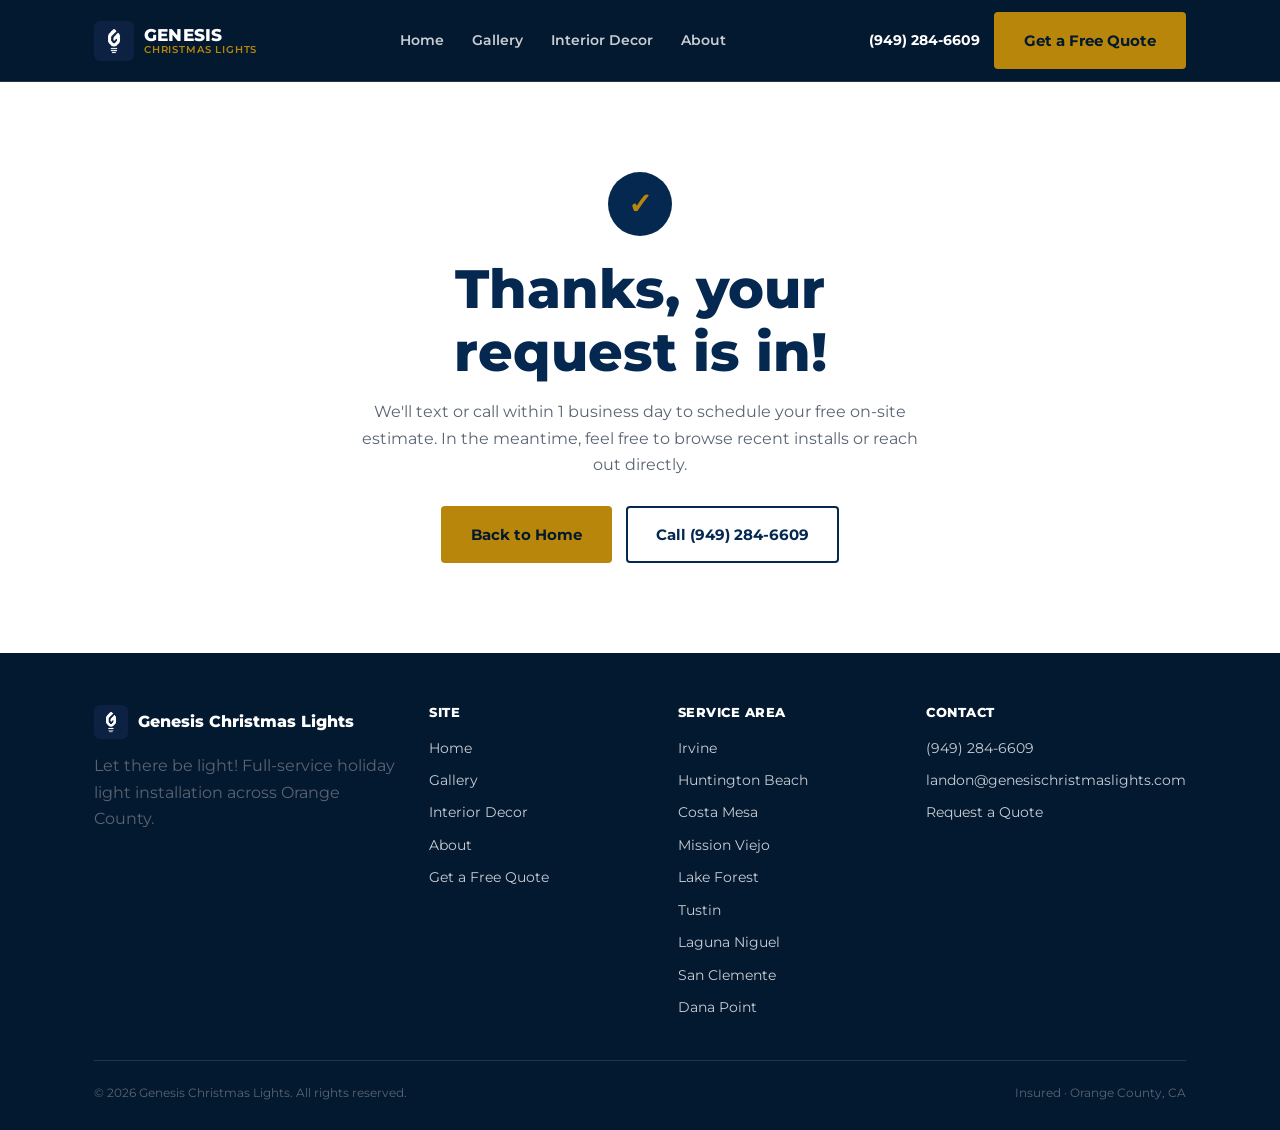
<file: thank-you.html>
<!DOCTYPE html>
<html lang="en">
<head>
<meta charset="UTF-8">
<meta name="viewport" content="width=device-width, initial-scale=1.0">
<title>Thank You | Genesis Christmas Lights</title>
<meta name="description" content="Thanks for requesting a free holiday lighting estimate from Genesis Christmas Lights.">
<link rel="stylesheet" href="assets/style.css?v=2">
</head>
<body>

<header class="site-header">
  <div class="nav-row">
    <a class="brand" href="index.html">
      <img src="assets/logo.jpg" alt="Genesis Christmas Lights logo">
      <span class="brand-name">GENESIS<span>CHRISTMAS LIGHTS</span></span>
    </a>
    <nav class="nav-links">
      <a href="index.html">Home</a>
      <a href="gallery.html">Gallery</a>
      <a href="interior.html">Interior Decor</a>
      <a href="about.html">About</a>
    </nav>
    <div class="nav-cta">
      <a class="phone-link" href="tel:19492846609">(949) 284-6609</a>
      <a class="btn btn-gold" href="quote.html">Get a Free Quote</a>
      <button class="nav-toggle" aria-label="Menu">&#9776;</button>
    </div>
  </div>
  <div class="mobile-menu">
    <a href="index.html">Home</a>
    <a href="gallery.html">Gallery</a>
    <a href="interior.html">Interior Decor</a>
    <a href="about.html">About</a>
    <a href="tel:19492846609">Call (949) 284-6609</a>
  </div>
</header>

<section class="section" style="padding-top:90px; padding-bottom:90px;">
  <div class="wrap">
    <div class="thankyou-box">
      <div class="thankyou-icon">&#10003;</div>
      <h1 style="margin-bottom:16px;">Thanks, your request is in!</h1>
      <p>We'll text or call within 1 business day to schedule your free on-site estimate. In the meantime, feel free to browse recent installs or reach out directly.</p>
      <div class="hero-actions" style="justify-content:center; margin-top:28px;">
        <a class="btn btn-gold" href="index.html">Back to Home</a>
        <a class="btn btn-outline-navy" href="tel:19492846609">Call (949) 284-6609</a>
      </div>
    </div>
  </div>
</section>

<footer class="site-footer">
  <div class="wrap">
    <div class="footer-grid">
      <div>
        <div class="footer-brand">
          <img src="assets/logo.jpg" alt="Genesis Christmas Lights logo">
          <span>Genesis Christmas Lights</span>
        </div>
        <p style="max-width:34ch;">Let there be light! Full-service holiday light installation across Orange County.</p>
      </div>
      <div>
        <h4>SITE</h4>
        <a href="index.html">Home</a>
        <a href="gallery.html">Gallery</a>
        <a href="interior.html">Interior Decor</a>
        <a href="about.html">About</a>
        <a href="quote.html">Get a Free Quote</a>
      </div>
      <div>
        <h4>SERVICE AREA</h4>
        <li>Irvine</li>
        <li>Huntington Beach</li>
        <li>Costa Mesa</li>
        <li>Mission Viejo</li>
        <li>Lake Forest</li>
        <li>Tustin</li>
        <li>Laguna Niguel</li>
        <li>San Clemente</li>
        <li>Dana Point</li>
      </div>
      <div>
        <h4>CONTACT</h4>
        <a href="tel:19492846609">(949) 284-6609</a>
        <a href="mailto:landon@genesischristmaslights.com">landon@genesischristmaslights.com</a>
        <a href="quote.html">Request a Quote</a>
      </div>
    </div>
    <div class="footer-bottom">
      <span>&copy; 2026 Genesis Christmas Lights. All rights reserved.</span>
      <span>Insured &middot; Orange County, CA</span>
    </div>
  </div>
</footer>

<script src="assets/main.js"></script>
</body>
</html>
</file>
<file: assets/style.css>
/* ===========================================================
   Genesis Christmas Lights — shared stylesheet
   Brand: Navy #052851 / Metallic Gold #B8860B / Montserrat
=========================================================== */

@import url('https://fonts.googleapis.com/css2?family=Montserrat:wght@400;600;700;800&display=swap');

:root {
  --navy: #052851;
  --navy-deep: #03192f;
  --navy-mid: #0b3a6b;
  --gold: #B8860B;
  --gold-light: #D9A83C;
  --white: #FFFFFF;
  --cream: #F6F4EF;
  --ink: #101418;
  --gray: #5A6472;
  --gray-light: #C9CDD3;
  --line: rgba(255,255,255,0.12);
  --line-dark: rgba(5,40,81,0.12);
  --radius: 4px;
  --max: 1140px;
  --font: 'Montserrat', -apple-system, sans-serif;
}

* { box-sizing: border-box; margin: 0; padding: 0; }

html { scroll-behavior: smooth; }

body {
  font-family: var(--font);
  font-weight: 400;
  color: var(--ink);
  background: var(--white);
  line-height: 1.65;
  -webkit-font-smoothing: antialiased;
}

img { max-width: 100%; display: block; }

a { color: inherit; text-decoration: none; }

.wrap {
  max-width: var(--max);
  margin: 0 auto;
  padding: 0 24px;
}

h1, h2, h3, h4 {
  font-weight: 800;
  line-height: 1.15;
  color: var(--navy);
}

h1 { font-size: clamp(2.1rem, 5vw, 3.4rem); }
h2 { font-size: clamp(1.6rem, 3.4vw, 2.3rem); }
h3 { font-size: 1.2rem; }

p { color: var(--gray); max-width: 62ch; }

.eyebrow {
  color: var(--gold);
  font-weight: 700;
  font-size: 0.8rem;
  letter-spacing: 0.02em;
}

/* ---------- buttons ---------- */
.btn {
  display: inline-flex;
  align-items: center;
  justify-content: center;
  gap: 8px;
  padding: 14px 28px;
  border-radius: var(--radius);
  font-weight: 700;
  font-size: 0.95rem;
  border: 2px solid transparent;
  cursor: pointer;
  transition: transform 0.15s ease, background 0.15s ease, border-color 0.15s ease;
  white-space: nowrap;
}
.btn:active { transform: scale(0.98); }
.btn-gold {
  background: var(--gold);
  color: var(--navy-deep);
}
.btn-gold:hover { background: var(--gold-light); }
.btn-outline {
  background: transparent;
  border-color: var(--white);
  color: var(--white);
}
.btn-outline:hover { border-color: var(--gold); color: var(--gold); }
.btn-outline-navy {
  background: transparent;
  border-color: var(--navy);
  color: var(--navy);
}
.btn-outline-navy:hover { border-color: var(--gold); color: var(--gold); }

/* ---------- header / nav ---------- */
.site-header {
  position: sticky;
  top: 0;
  z-index: 100;
  background: var(--navy-deep);
  border-bottom: 1px solid var(--line);
}
.nav-row {
  display: flex;
  align-items: center;
  justify-content: space-between;
  padding: 12px 24px;
  max-width: var(--max);
  margin: 0 auto;
  gap: 20px;
}
.brand {
  display: flex;
  align-items: center;
  gap: 10px;
  flex-shrink: 0;
}
.brand img {
  width: 40px;
  height: 40px;
  border-radius: 6px;
  object-fit: cover;
}
.brand-name {
  color: var(--white);
  font-weight: 800;
  font-size: 1.05rem;
  letter-spacing: 0.01em;
  line-height: 1.1;
}
.brand-name span {
  display: block;
  color: var(--gold);
  font-size: 0.65rem;
  font-weight: 600;
  letter-spacing: 0.08em;
}
.nav-links {
  display: flex;
  gap: 28px;
  align-items: center;
}
.nav-links a {
  color: var(--gray-light);
  font-size: 0.9rem;
  font-weight: 600;
  transition: color 0.15s ease;
}
.nav-links a:hover, .nav-links a.active { color: var(--gold); }
.nav-cta {
  display: flex;
  align-items: center;
  gap: 14px;
  flex-shrink: 0;
}
.phone-link {
  color: var(--white);
  font-weight: 700;
  font-size: 0.9rem;
  display: none;
}
.nav-toggle {
  display: none;
  background: none;
  border: none;
  color: var(--white);
  font-size: 1.6rem;
  cursor: pointer;
}
.mobile-menu {
  display: none;
  flex-direction: column;
  background: var(--navy-deep);
  border-top: 1px solid var(--line);
  padding: 8px 24px 20px;
}
.mobile-menu.open { display: flex; }
.mobile-menu a {
  color: var(--gray-light);
  font-weight: 600;
  padding: 12px 0;
  border-bottom: 1px solid var(--line);
}

@media (max-width: 820px) {
  .nav-links { display: none; }
  .nav-toggle { display: block; }
  .nav-cta .btn { padding: 10px 16px; font-size: 0.85rem; }
}
@media (min-width: 640px) {
  .phone-link { display: inline; }
}

/* ---------- sticky mobile quote bar ---------- */
.mobile-cta-bar {
  position: fixed;
  bottom: 0; left: 0; right: 0;
  z-index: 90;
  background: var(--navy-deep);
  border-top: 1px solid var(--line);
  display: flex;
  padding: 10px 16px;
  gap: 10px;
}
.mobile-cta-bar .btn { flex: 1; }
@media (min-width: 820px) {
  .mobile-cta-bar { display: none; }
}
body { padding-bottom: 72px; }
@media (min-width: 820px) {
  body { padding-bottom: 0; }
}

/* ---------- hero ---------- */
.hero {
  position: relative;
  background: linear-gradient(180deg, var(--navy-deep) 0%, var(--navy) 100%);
  color: var(--white);
  overflow: hidden;
  padding: 72px 0 56px;
}
.hero-lights {
  position: absolute;
  top: 0; left: 0; right: 0;
  height: 6px;
  display: flex;
  justify-content: space-evenly;
}
.hero-lights span {
  width: 9px; height: 9px;
  border-radius: 50%;
  background: var(--gold);
  margin-top: 3px;
  box-shadow: 0 0 8px 2px rgba(184,134,11,0.7);
  animation: twinkle 2.6s ease-in-out infinite;
}
.hero-lights span:nth-child(2n) { animation-delay: 0.5s; background:#e8d29a; }
.hero-lights span:nth-child(3n) { animation-delay: 1.1s; }
@keyframes twinkle {
  0%, 100% { opacity: 0.4; }
  50% { opacity: 1; }
}
@media (prefers-reduced-motion: reduce) {
  .hero-lights span { animation: none; opacity: 0.85; }
}
.hero-inner {
  max-width: var(--max);
  margin: 0 auto;
  padding: 0 24px;
  display: grid;
  grid-template-columns: 1.1fr 0.9fr;
  gap: 40px;
  align-items: center;
}
.hero h1 { color: var(--white); margin-bottom: 18px; }
.hero h1 em { color: var(--gold); font-style: normal; }
.hero p.lead {
  color: var(--gray-light);
  font-size: 1.05rem;
  max-width: 50ch;
  margin-bottom: 30px;
}
.hero-actions { display: flex; gap: 14px; flex-wrap: wrap; }
.hero-stats {
  display: flex;
  gap: 28px;
  margin-top: 42px;
  flex-wrap: wrap;
}
.hero-stat b {
  display: block;
  color: var(--gold);
  font-size: 1.5rem;
  font-weight: 800;
}
.hero-stat span { color: var(--gray-light); font-size: 0.82rem; }
.hero-visual {
  background: rgba(255,255,255,0.04);
  border: 1px solid var(--line);
  border-radius: 8px;
  aspect-ratio: 4/5;
  overflow: hidden;
}
.hero-visual img { width: 60%; opacity: 0.92; }
@media (max-width: 820px) {
  .hero-inner { grid-template-columns: 1fr; }
  .hero-visual { aspect-ratio: 16/9; order: -1; }
  .hero-visual img { width: 30%; }
}

/* ---------- trust bar ---------- */
.trust-bar {
  background: var(--cream);
  border-bottom: 1px solid var(--line-dark);
  padding: 22px 0;
}
.trust-row {
  display: flex;
  justify-content: space-between;
  flex-wrap: wrap;
  gap: 14px;
  font-size: 0.85rem;
  font-weight: 700;
  color: var(--navy);
}
.trust-row div { display: flex; align-items: center; gap: 8px; }
.trust-row .dot { width: 6px; height: 6px; border-radius: 50%; background: var(--gold); }

/* ---------- sections ---------- */
.section { padding: 76px 0; }
.section-cream { background: var(--cream); }
.section-navy { background: var(--navy); color: var(--white); }
.section-navy h2 { color: var(--white); }
.section-navy p { color: var(--gray-light); }
.section-head { max-width: 640px; margin-bottom: 44px; }
.section-head p { margin-top: 12px; }

/* ---------- grids / cards ---------- */
.grid-3 { display: grid; grid-template-columns: repeat(3, 1fr); gap: 26px; }
.grid-2 { display: grid; grid-template-columns: 1fr 1fr; gap: 40px; }
.grid-4 { display: grid; grid-template-columns: repeat(4, 1fr); gap: 20px; }
@media (max-width: 900px) {
  .grid-3, .grid-4 { grid-template-columns: repeat(2, 1fr); }
  .grid-2 { grid-template-columns: 1fr; }
}
@media (max-width: 560px) {
  .grid-3, .grid-4 { grid-template-columns: 1fr; }
}

.card {
  background: var(--white);
  border: 1px solid var(--line-dark);
  border-radius: var(--radius);
  padding: 30px 26px;
}
.card .icon-mark {
  width: 42px; height: 42px;
  border-radius: 6px;
  background: var(--navy);
  color: var(--gold);
  display: flex; align-items: center; justify-content: center;
  font-weight: 800;
  margin-bottom: 18px;
}
.card h3 { margin-bottom: 10px; }
.card p { font-size: 0.92rem; }
.card a.card-link {
  display: inline-block;
  margin-top: 14px;
  font-weight: 700;
  font-size: 0.85rem;
  color: var(--navy);
  border-bottom: 2px solid var(--gold);
}

/* ---------- process / steps ---------- */
.steps { display: flex; flex-direction: column; }
.step {
  display: grid;
  grid-template-columns: 60px 1fr;
  gap: 20px;
  padding: 22px 0;
  border-bottom: 1px solid var(--line-dark);
}
.step:last-child { border-bottom: none; }
.step-num {
  font-weight: 800;
  font-size: 1.5rem;
  color: var(--gold);
}
.step h3 { margin-bottom: 6px; }
.step p { font-size: 0.92rem; }

/* ---------- gallery ---------- */
.gallery-grid {
  display: grid;
  grid-template-columns: repeat(3, 1fr);
  gap: 16px;
}
@media (max-width: 900px) { .gallery-grid { grid-template-columns: repeat(2, 1fr); } }
@media (max-width: 560px) { .gallery-grid { grid-template-columns: 1fr; } }
.gallery-tile {
  aspect-ratio: 4/3;
  border-radius: var(--radius);
  background: linear-gradient(135deg, var(--navy-mid), var(--navy-deep));
  display: flex;
  align-items: center;
  justify-content: center;
  text-align: center;
  padding: 16px;
  border: 1px dashed rgba(184,134,11,0.5);
}
.gallery-tile span {
  color: var(--gray-light);
  font-size: 0.8rem;
  font-weight: 600;
}
.gallery-tile.has-photo {
  position: relative;
  padding: 0;
  border: none;
  background: var(--navy-deep);
  overflow: hidden;
}
.gallery-tile.has-photo img {
  width: 100%;
  height: 100%;
  object-fit: cover;
  display: block;
}
.gallery-tile.has-photo .tile-caption {
  position: absolute;
  left: 0; right: 0; bottom: 0;
  padding: 14px 16px 12px;
  background: linear-gradient(0deg, rgba(3,25,47,0.88), rgba(3,25,47,0));
}
.gallery-tile.has-photo .tile-caption span {
  color: var(--white);
  font-size: 0.82rem;
  font-weight: 700;
}

/* ---------- crew photo banner ---------- */
.crew-photo {
  width: 100%;
  border-radius: 6px;
  margin-bottom: 40px;
  overflow: hidden;
}
.crew-photo img { width: 100%; display: block; }
.crew-photo-caption {
  font-size: 0.85rem;
  color: var(--gray);
  margin-top: 10px;
  text-align: center;
}

/* ---------- testimonials ---------- */
.testimonial {
  background: var(--white);
  border-left: 3px solid var(--gold);
  padding: 24px 26px;
  border-radius: var(--radius);
}
.testimonial p { font-style: italic; color: var(--ink); font-size: 0.95rem; }
.testimonial .who { margin-top: 14px; font-weight: 700; font-size: 0.85rem; color: var(--navy); font-style: normal; }

/* ---------- FAQ ---------- */
.faq-item { border-bottom: 1px solid var(--line-dark); padding: 20px 0; }
.faq-item h3 { font-size: 1rem; margin-bottom: 8px; }
.faq-item p { font-size: 0.92rem; }

/* ---------- CTA band ---------- */
.cta-band {
  background: var(--navy-deep);
  color: var(--white);
  padding: 56px 0;
  text-align: center;
}
.cta-band h2 { color: var(--white); margin-bottom: 14px; }
.cta-band p { color: var(--gray-light); margin: 0 auto 28px; }
.cta-band .hero-actions { justify-content: center; }

/* ---------- form ---------- */
.form-shell {
  background: var(--white);
  border: 1px solid var(--line-dark);
  border-radius: 6px;
  padding: 36px;
}
.form-row { display: grid; grid-template-columns: 1fr 1fr; gap: 18px; margin-bottom: 18px; }
@media (max-width: 640px) { .form-row { grid-template-columns: 1fr; } }
.field { display: flex; flex-direction: column; gap: 6px; margin-bottom: 18px; }
.field label { font-size: 0.82rem; font-weight: 700; color: var(--navy); }
.field input, .field select, .field textarea {
  font-family: var(--font);
  font-size: 0.95rem;
  padding: 12px 14px;
  border: 1px solid var(--line-dark);
  border-radius: var(--radius);
  color: var(--ink);
  background: var(--cream);
}
.field textarea { resize: vertical; min-height: 100px; }
.check-grid {
  display: grid;
  grid-template-columns: repeat(2, 1fr);
  gap: 10px;
  margin-bottom: 22px;
}
@media (max-width: 560px) { .check-grid { grid-template-columns: 1fr; } }
.check-item {
  display: flex;
  align-items: center;
  gap: 10px;
  padding: 12px 14px;
  border: 1px solid var(--line-dark);
  border-radius: var(--radius);
  background: var(--cream);
  font-size: 0.88rem;
  font-weight: 600;
  color: var(--navy);
}
.check-item input { width: 16px; height: 16px; }
.form-note { font-size: 0.8rem; color: var(--gray); margin-top: 10px; }
.hidden { position: absolute; left: -9999px; }

/* ---------- footer ---------- */
.site-footer {
  background: var(--navy-deep);
  color: var(--gray-light);
  padding: 52px 0 26px;
}
.footer-grid {
  display: grid;
  grid-template-columns: 1.4fr 1fr 1fr 1fr;
  gap: 32px;
  padding-bottom: 32px;
  border-bottom: 1px solid var(--line);
}
@media (max-width: 820px) { .footer-grid { grid-template-columns: 1fr 1fr; } }
.footer-grid h4 {
  color: var(--white);
  font-size: 0.82rem;
  letter-spacing: 0.04em;
  margin-bottom: 16px;
}
.footer-grid a, .footer-grid li {
  display: block;
  font-size: 0.85rem;
  color: var(--gray-light);
  margin-bottom: 10px;
}
.footer-grid a:hover { color: var(--gold); }
.footer-bottom {
  padding-top: 22px;
  display: flex;
  justify-content: space-between;
  flex-wrap: wrap;
  gap: 10px;
  font-size: 0.78rem;
  color: var(--gray);
}
.footer-brand { display: flex; align-items: center; gap: 10px; margin-bottom: 14px; }
.footer-brand img { width: 34px; height: 34px; border-radius: 6px; }
.footer-brand span { color: var(--white); font-weight: 800; }

/* ---------- page hero (interior pages) ---------- */
.page-hero {
  background: linear-gradient(180deg, var(--navy-deep) 0%, var(--navy) 100%);
  color: var(--white);
  padding: 54px 0;
  position: relative;
}
.page-hero .eyebrow { color: var(--gold); }
.page-hero h1 { color: var(--white); margin-top: 10px; }
.page-hero p { color: var(--gray-light); margin-top: 14px; }

/* ---------- slogan ---------- */
.hero-slogan {
  font-size: 1.05rem;
  font-weight: 700;
  color: var(--gold);
  font-style: italic;
  margin-bottom: 14px;
}

/* ---------- thank you page ---------- */
.thankyou-box {
  max-width: 560px;
  margin: 0 auto;
  text-align: center;
}
.thankyou-icon {
  width: 64px;
  height: 64px;
  border-radius: 50%;
  background: var(--navy);
  color: var(--gold);
  display: flex;
  align-items: center;
  justify-content: center;
  margin: 0 auto 22px;
  font-size: 1.8rem;
  font-weight: 800;
}

/* ---------- interior decor grid (portrait tiles) ---------- */
.interior-grid {
  display: grid;
  grid-template-columns: repeat(2, 1fr);
  gap: 20px;
}
@media (max-width: 640px) { .interior-grid { grid-template-columns: 1fr; } }
.interior-tile {
  position: relative;
  aspect-ratio: 3/4;
  border-radius: var(--radius);
  overflow: hidden;
  background: var(--navy-deep);
}
.interior-tile img {
  width: 100%;
  height: 100%;
  object-fit: cover;
  display: block;
}
.interior-tile .tile-caption {
  position: absolute;
  left: 0; right: 0; bottom: 0;
  padding: 16px 18px 14px;
  background: linear-gradient(0deg, rgba(3,25,47,0.9), rgba(3,25,47,0));
}
.interior-tile .tile-caption span {
  color: var(--white);
  font-size: 0.85rem;
  font-weight: 700;
}
</file>
